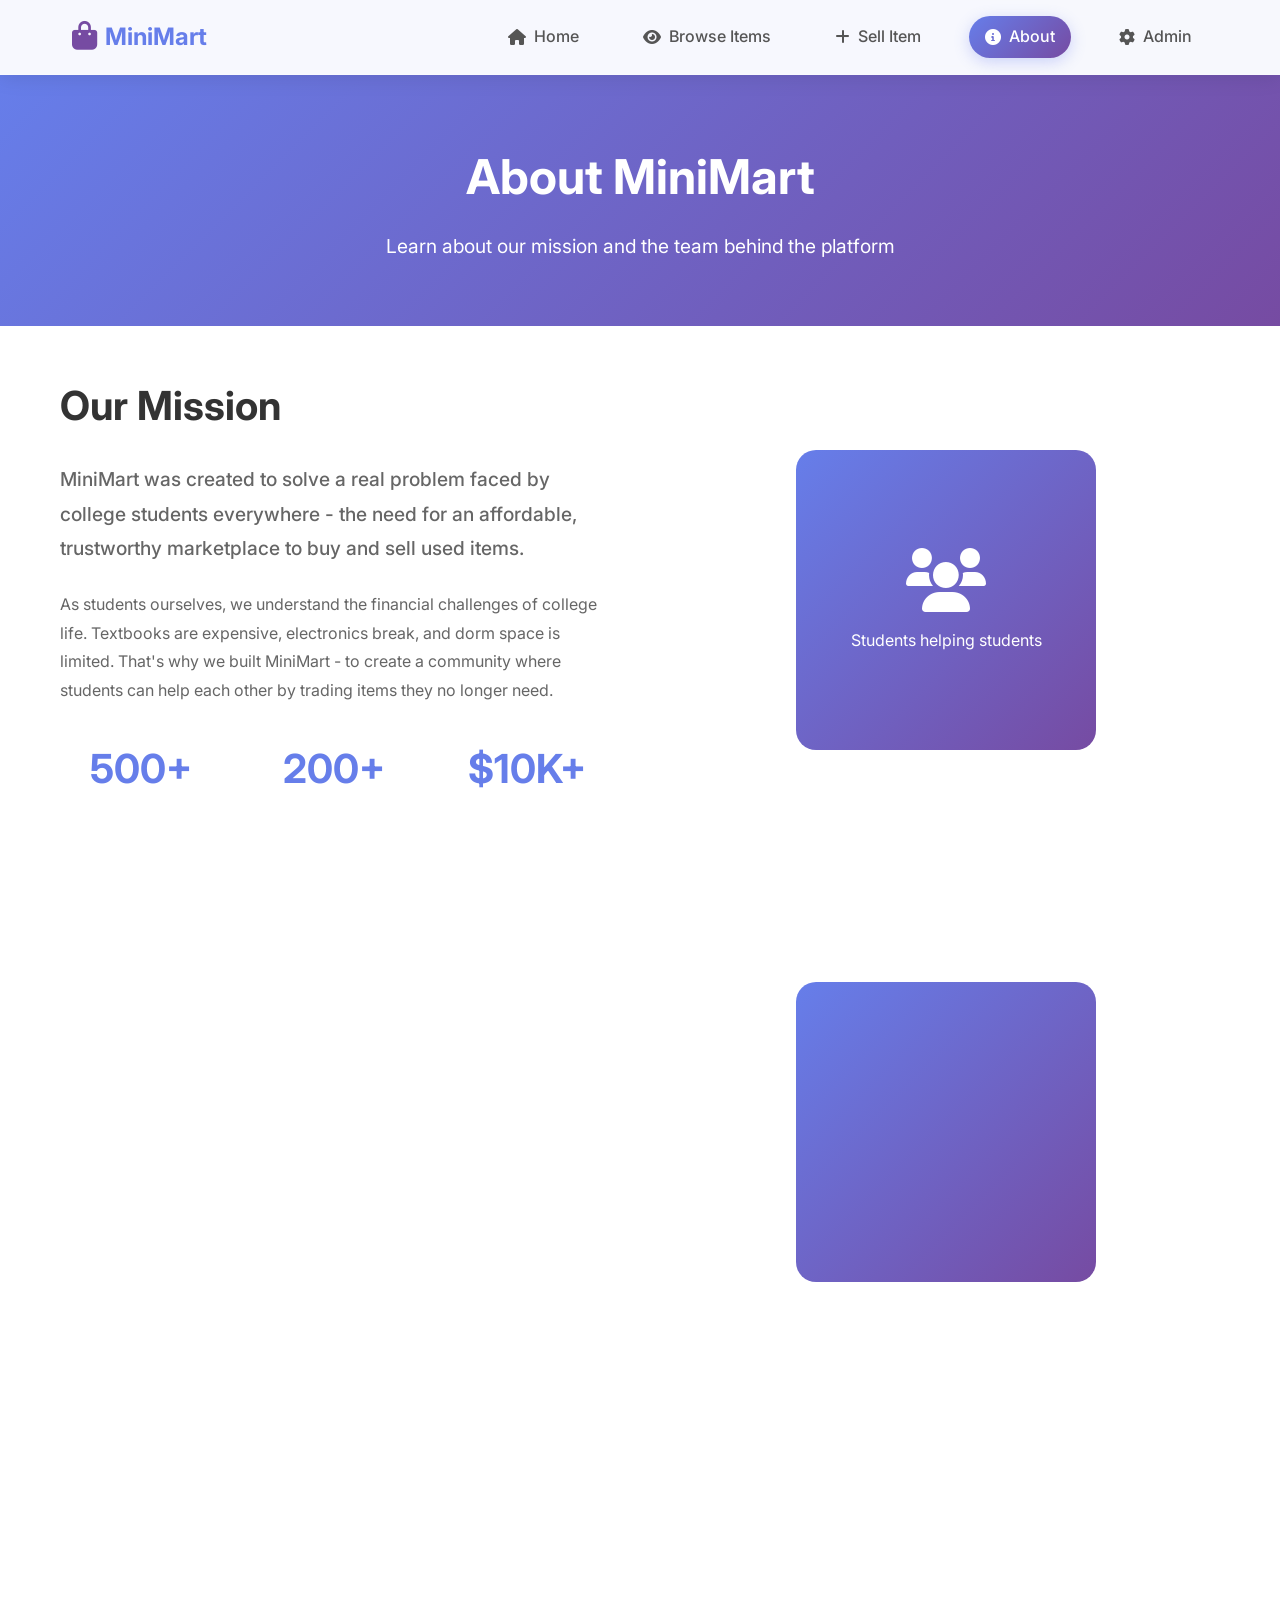
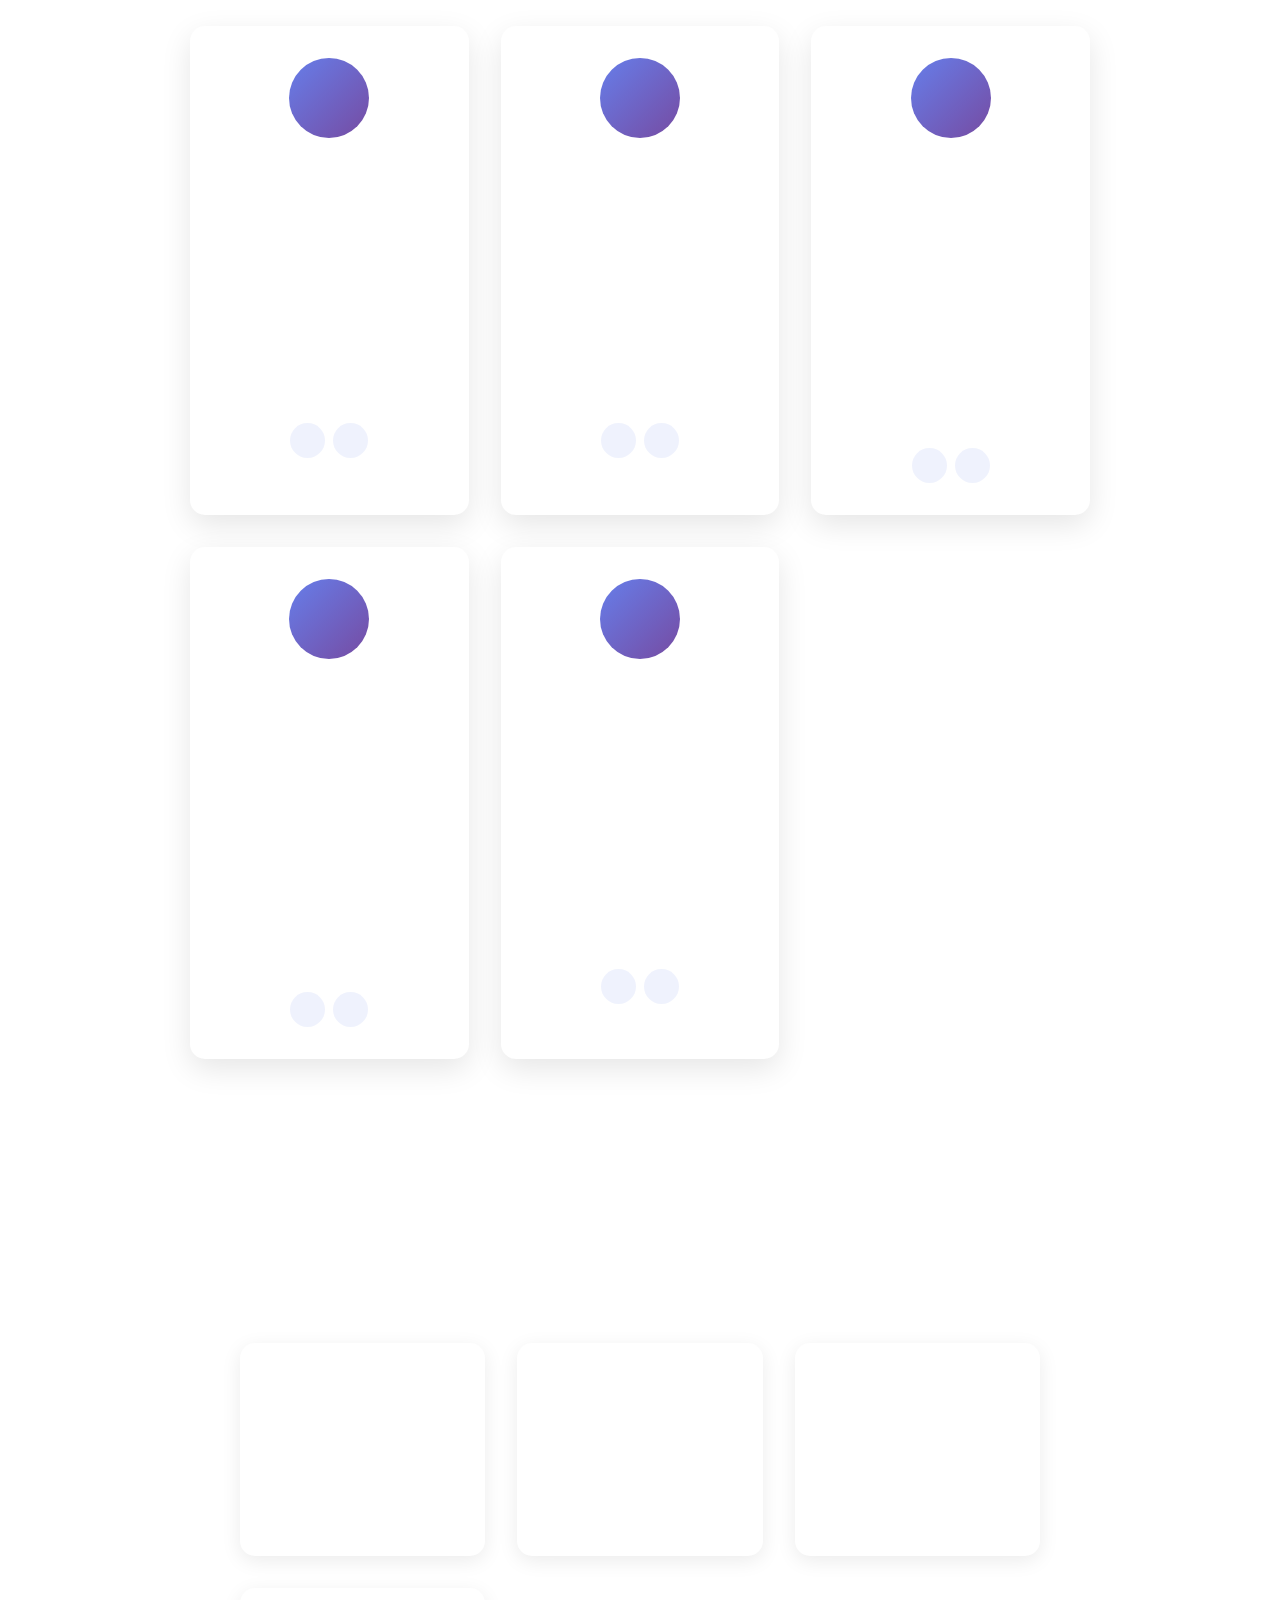
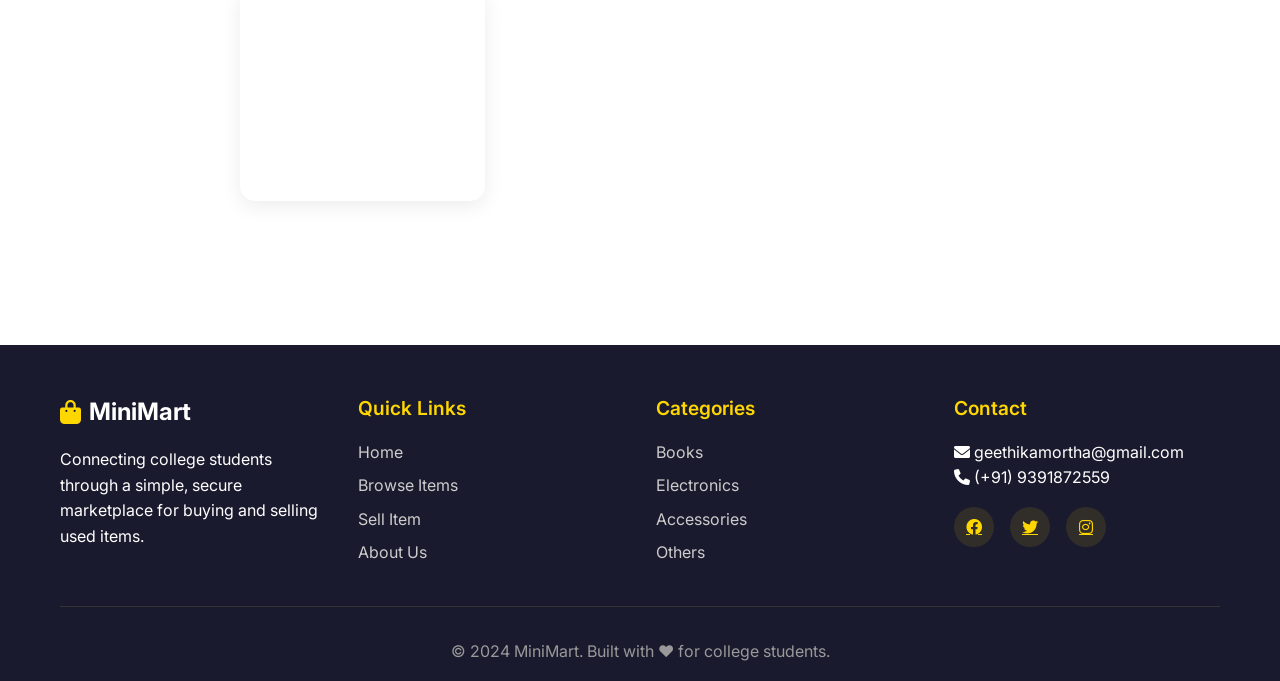
<file: about.html>
<!DOCTYPE html>
<html lang="en">
<head>
    <meta charset="UTF-8">
    <meta name="viewport" content="width=device-width, initial-scale=1.0">
    <title>About Us - MiniMart</title>
    <link rel="stylesheet" href="css/style.css">
    <link href="https://cdnjs.cloudflare.com/ajax/libs/font-awesome/6.0.0/css/all.min.css" rel="stylesheet">
    <link href="https://fonts.googleapis.com/css2?family=Inter:wght@300;400;500;600;700&display=swap" rel="stylesheet">
    
    <!-- AOS CSS -->
<link href="https://unpkg.com/aos@2.3.1/dist/aos.css" rel="stylesheet">
</head>
<body>
    <!-- Navigation -->
    <nav class="navbar">
        <div class="nav-container">
            <div class="nav-logo">
                <i class="fas fa-shopping-bag"></i>
                <span>MiniMart</span>
            </div>
            <div class="nav-menu" id="nav-menu">
                <a href="index.html" class="nav-link">
                    <i class="fas fa-home"></i>
                    Home
                </a>
                <a href="viewitems.html" class="nav-link">
                    <i class="fas fa-eye"></i>
                    Browse Items
                </a>
                <a href="postitem.html" class="nav-link">
                    <i class="fas fa-plus"></i>
                    Sell Item
                </a>
                <a href="about.html" class="nav-link active">
                    <i class="fas fa-info-circle"></i>
                    About
                </a>
                <a href="admin.html" class="nav-link">
                    <i class="fas fa-cog"></i>
                    Admin
                </a>
            </div>
            <div class="nav-toggle" id="nav-toggle">
                <span class="bar"></span>
                <span class="bar"></span>
                <span class="bar"></span>
            </div>
        </div>
    </nav>

    <!-- Page Header -->
    <section class="page-header">
        <div class="container">
            <h1 data-aos="fade-up">About MiniMart</h1>
            <p data-aos="fade-up">Learn about our mission and the team behind the platform</p>
        </div>
    </section>

    <!-- About Content -->
    <section class="about-content">
        <div class="container">
            <!-- Mission Section -->
            <div class="about-section">
                <div class="about-text">
                    <h2 data-aos="fade-up">Our Mission</h2>
                    <p class="lead" data-aos="fade-up">
                        MiniMart was created to solve a real problem faced by college students everywhere - 
                        the need for an affordable, trustworthy marketplace to buy and sell used items.
                    </p>
                    <p data-aos="fade-up">
                        As students ourselves, we understand the financial challenges of college life. 
                        Textbooks are expensive, electronics break, and dorm space is limited. 
                        That's why we built MiniMart - to create a community where students can help each other 
                        by trading items they no longer need.
                    </p>
                    <div class="mission-stats">
                        <div class="stat">
                            <div class="stat-number" data-aos="fade-up">500+</div>
                            <div class="stat-label" data-aos="fade-up">Items Listed</div>
                        </div>
                        <div class="stat">
                            <div class="stat-number" data-aos="fade-up">200+</div>
                            <div class="stat-label" data-aos="fade-up">Happy Students</div>
                        </div>
                        <div class="stat">
                            <div class="stat-number" data-aos="fade-up">$10K+</div>
                            <div class="stat-label" data-aos="fade-up">Money Saved</div>
                        </div>
                    </div>
                </div>
                <div class="about-image">
                    <div class="image-placeholder">
                        <i class="fas fa-users" data-aos="fade-up"></i>
                        <p data-aos="fade-up">Students helping students</p>
                    </div>
                </div>
            </div>

            <!-- Features Section -->
            <div class="about-section reverse">
                <div class="about-image">
                    <div class="image-placeholder">
                        <i class="fas fa-shield-alt" data-aos="fade-up"></i>
                        <p data-aos="fade-up">Safe & Secure Trading</p>
                    </div>
                </div>
                <div class="about-text">
                    <h2 data-aos="fade-up">Why MiniMart?</h2>
                    <div class="feature-list">
                        <div class="feature-item">
                            <i class="fas fa-check-circle" data-aos="fade-up"></i>
                            <div>
                                <h4 data-aos="fade-up">Student-Focused</h4>
                                <p data-aos="fade-up">Built specifically for college students, by college students</p>
                            </div>
                        </div>
                        <div class="feature-item">
                            <i class="fas fa-check-circle" data-aos="fade-up"></i>
                            <div>
                                <h4 data-aos="fade-up">Easy to Use</h4>
                                <p data-aos="fade-up">Simple interface that anyone can navigate without confusion</p>
                            </div>
                        </div>
                        <div class="feature-item">
                            <i class="fas fa-check-circle" data-aos="fade-up"></i>
                            <div>
                                <h4 data-aos="fade-up">No Hidden Fees</h4>
                                <p data-aos="fade-up">Completely free to use - no listing fees or transaction charges</p>
                            </div>
                        </div>
                        <div class="feature-item">
                            <i class="fas fa-check-circle" data-aos="fade-up"></i>
                            <div>
                                <h4 data-aos="fade-up">Local Community</h4>
                                <p data-aos="fade-up">Connect with students in your college for easy meetups</p>
                            </div>
                        </div>
                    </div>
                </div>
            </div>

            <!-- Team Section -->
            <div class="team-section">
                <h2 class="section-title" data-aos="fade-up">Meet Our Team</h2>
                <p class="section-subtitle" data-aos="fade-up">
                    We're a group of passionate students who believe in the power of community and technology
                </p>
                <div class="team-grid">
                    <div class="team-member">
                        <div class="member-avatar">
                            <i class="fas fa-user" data-aos="fade-up"></i>
                        </div>
                        <h3 data-aos="fade-up">Sarika Ch</h3>
                        <p class="member-role" data-aos="fade-up">Lead Developer</p>
                        <p class="member-bio" data-aos="fade-up">A Computer Science student who led the project from idea to execution and focused on building the structure of the website and ensuring smooth user interaction using HTML, CSS, and JavaScript.</p>
                        <div class="member-social">
                            <a href="https://www.linkedin.com/in/sarika-chikali-64967833b"><i class="fab fa-linkedin" data-aos="fade-up"></i></a>
                            <a href="https://github.com/Sarika-Chikali/"><i class="fab fa-github" data-aos="fade-up"></i></a>
                        </div>
                    </div>
                    
                    <div class="team-member">
                        <div class="member-avatar">
                            <i class="fas fa-user" data-aos="fade-up"></i>
                        </div>
                        <h3 data-aos="fade-up">Anjali K</h3>
                        <p class="member-role" data-aos="fade-up">UI/UX Designer</p>
                        <p class="member-bio" data-aos="fade-up">Anjali is the creative mind behind MiniMart's clean and user-friendly interface. She worked on making the design appealing, easy to navigate, and mobile responsive — perfect for student users</p>
                        <div class="member-social">
                            <a href="https://www.linkedin.com/in/kota-anjali-bb056a348"><i class="fab fa-linkedin" data-aos="fade-up"></i></a>
                            <a href="https://github.com/Anjali-Kota"><i class="fab fa-github" data-aos="fade-up"></i></a>
                        </div>
                    </div>
                    
                    <div class="team-member">
                        <div class="member-avatar">
                            <i class="fas fa-user" data-aos="fade-up"></i>
                        </div>
                        <h3 data-aos="fade-up">Geethika M</h3>
                        <p class="member-role" data-aos="fade-up">LocalStorage & Data Handling Developer</p>
                        <p class="member-bio" data-aos="fade-up">Geethika handled the logic and functionality using JavaScript and LocalStorage. She made sure all the user data like item listings are saved, retrieved, and displayed correctly across the website.</p>
                        <div class="member-social">
                            <a href="https://www.linkedin.com/in/geethika-mortha-22aa7835b?utm_source=share&utm_campaign=share_via&utm_content=profile&utm_medium=android_app"><i class="fab fa-linkedin" data-aos="fade-up"></i></a>
                            <a href="https://github.com/Geethika-Mortha"><i class="fab fa-github" data-aos="fade-up"></i></a>
                        </div>
                    </div>

                    <div class="team-member">
                        <div class="member-avatar">
                            <i class="fas fa-user" data-aos="fade-up"></i>
                        </div>
                        <h3 data-aos="fade-up">Lakshmi Anusha M</h3>
                        <p class="member-role" data-aos="fade-up">Content & Presentation Lead</p>
                        <p class="member-bio" data-aos="fade-up">Anusha worked on writing clear and engaging content for the platform, including form instructions and the pitch. She also structured the team’s final presentation to effectively communicate the value of MiniMart.</p>
                        <div class="member-social">
                            <a href="https://www.linkedin.com/in/lakshmi-anusha-meegada-989683356"><i class="fab fa-linkedin" data-aos="fade-up"></i></a>
                            <a href="https://github.com/Lakshmi-Anusha-Meegada"><i class="fab fa-github" data-aos="fade-up"></i></a>
                        </div>
                    </div>

                    <div class="team-member">
                        <div class="member-avatar">
                            <i class="fas fa-user" data-aos="fade-up"></i>
                        </div>
                        <h3 data-aos="fade-up">Geetha M</h3>
                        <p class="member-role" data-aos="fade-up">Research & Testing Coordinator</p>
                        <p class="member-bio" data-aos="fade-up">Geetha validated the idea through peer feedback and ensured everything worked as expected. She tested all user flows and helped refine the UI based on real student feedback for a smoother experience.</p>
                        <div class="member-social">
                            <a href="https://www.linkedin.com/in/geetha-mortha-59996232a"><i class="fab fa-linkedin" data-aos="fade-up"></i></a>
                            <a href="https://github.com/Geetha-Mortha-777"><i class="fab fa-github" data-aos="fade-up"></i></a>
                        </div>
                    </div>

                </div>
            </div>

            <!-- Technology Section -->
            <div class="tech-section">
                <h2 class="section-title" data-aos="fade-up">Built with Modern Technology</h2>
                <p class="section-subtitle" data-aos="fade-up">
                    Simple yet powerful technologies that ensure a smooth experience
                </p>
                <div class="tech-grid">
                    <div class="tech-item">
                        <i class="fab fa-html5" data-aos="fade-up"></i>
                        <h4 data-aos="fade-up">HTML5</h4>
                        <p data-aos="fade-up">Semantic markup for better accessibility</p>
                    </div>
                    <div class="tech-item">
                        <i class="fab fa-css3-alt" data-aos="fade-up"></i>
                        <h4 data-aos="fade-up">CSS3</h4>
                        <p data-aos="fade-up">Modern styling with responsive design</p>
                    </div>
                    <div class="tech-item">
                        <i class="fab fa-js-square" data-aos="fade-up"></i>
                        <h4 data-aos="fade-up">JavaScript</h4>
                        <p data-aos="fade-up">Interactive features and data management</p>
                    </div>
                    <div class="tech-item">
                        <i class="fas fa-database" data-aos="fade-up"></i>
                        <h4 data-aos="fade-up">LocalStorage</h4>
                        <p data-aos="fade-up">Client-side data persistence</p>
                    </div>
                </div>
            </div>

        </div>
    </section>

     <!-- Footer -->
    <footer class="footer">
        <div class="container">
            <div class="footer-content">
                <div class="footer-section">
                    <div class="footer-logo">
                        <i class="fas fa-shopping-bag"></i>
                        <span>MiniMart</span>
                    </div>
                    <p>Connecting college students through a simple, secure marketplace for buying and selling used items.</p>
                </div>
                <div class="footer-section">
                    <h3>Quick Links</h3>
                    <ul>
                        <li><a href="index.html">Home</a></li>
                        <li><a href="viewitems.html">Browse Items</a></li>
                        <li><a href="postitem.html">Sell Item</a></li>
                        <li><a href="about.html">About Us</a></li>
                    </ul>
                </div>
                <div class="footer-section">
                    <h3>Categories</h3>
                    <ul>
                        <li><a href="viewitems.html?category=Books">Books</a></li>
                        <li><a href="viewitems.html?category=Electronics">Electronics</a></li>
                        <li><a href="viewitems.html?category=Accessories">Accessories</a></li>
                        <li><a href="viewitems.html?category=Others">Others</a></li>
                    </ul>
                </div>
                <div class="footer-section">
                    <h3>Contact</h3>
                    <p><i class="fas fa-envelope"></i> geethikamortha@gmail.com </p>
                    <p><i class="fas fa-phone"></i> (+91) 9391872559</p>
                    <div class="social-links">
                        <a href="#"><i class="fab fa-facebook"></i></a>
                        <a href="#"><i class="fab fa-twitter"></i></a>
                        <a href="#"><i class="fab fa-instagram"></i></a>
                    </div>
                </div>
            </div>
            <div class="footer-bottom">
                <p>&copy; 2024 MiniMart. Built with ❤️ for college students.</p>
            </div>
        </div>
    </footer>

    <!-- AOS JS -->
<script src="https://unpkg.com/aos@2.3.1/dist/aos.js"></script>
<script>
  AOS.init();
</script>
    <script src="js/main.js"></script>
</body>
</html>
</file>
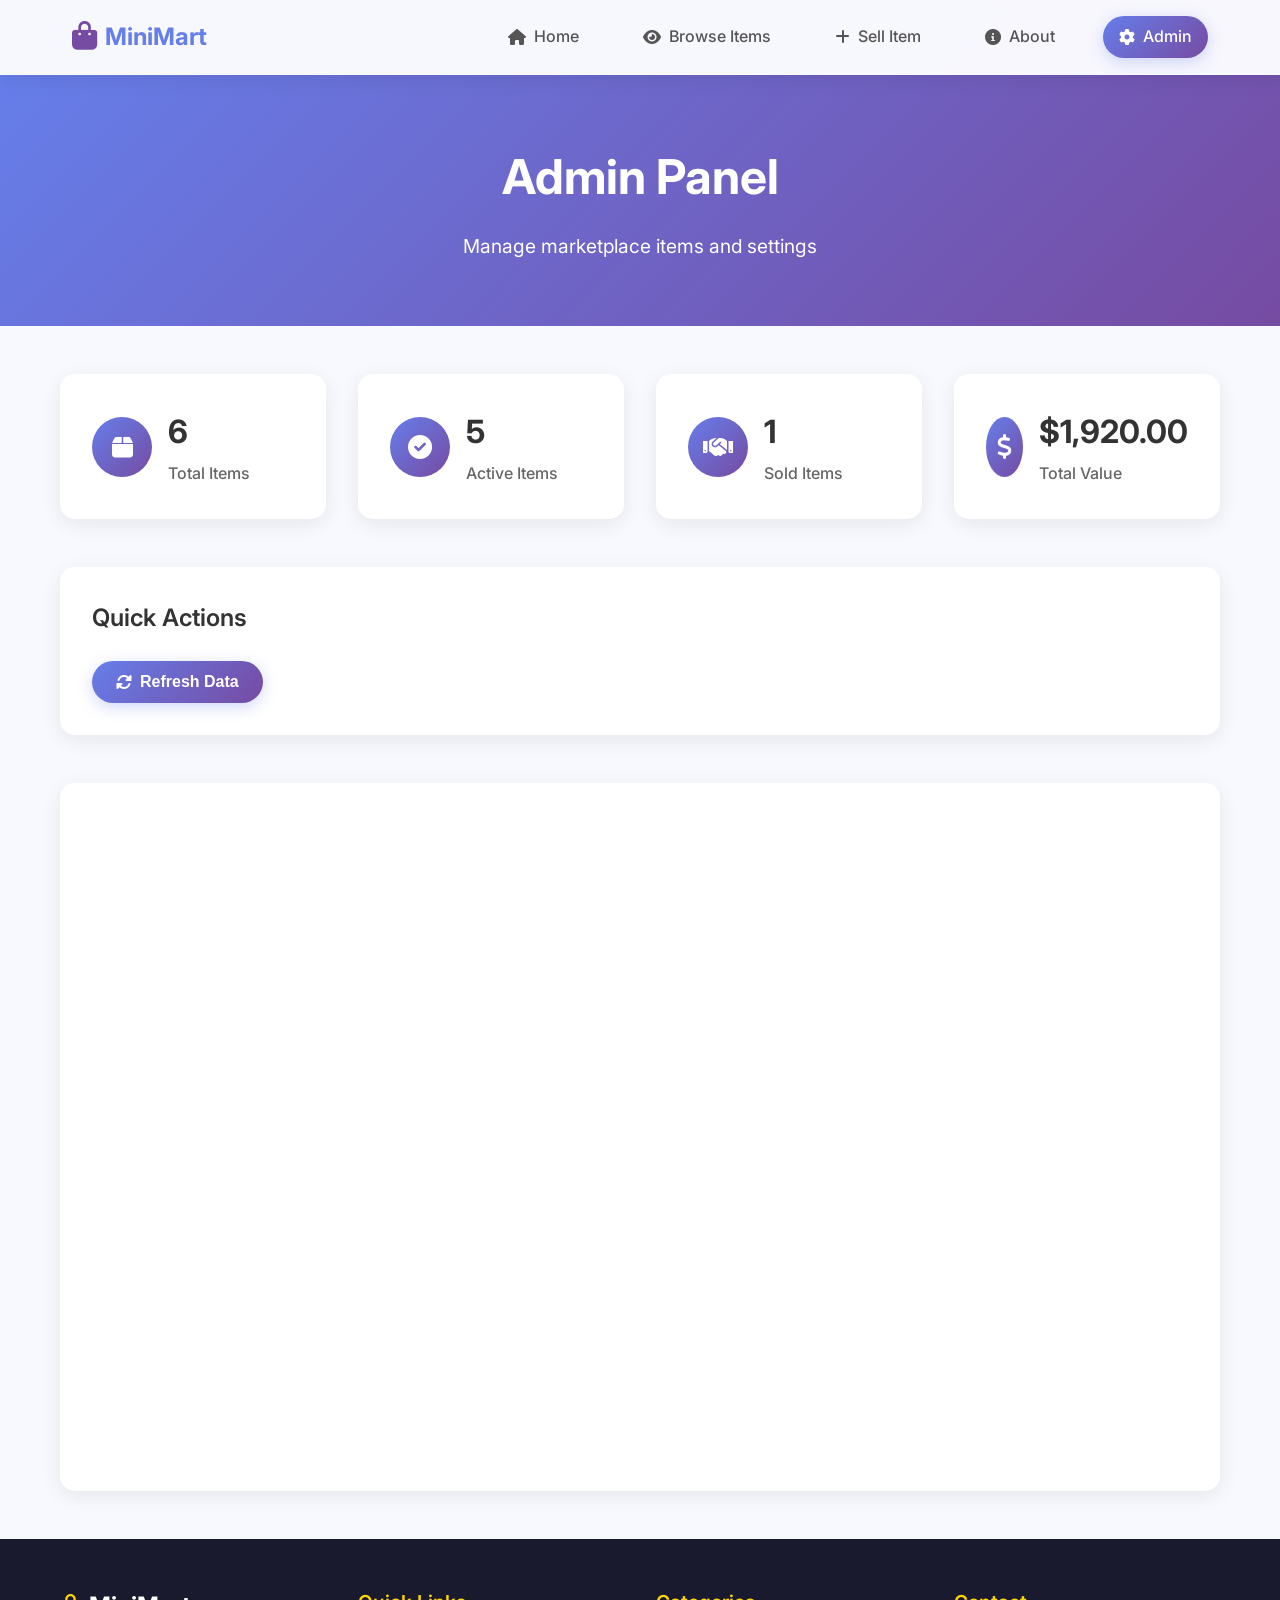
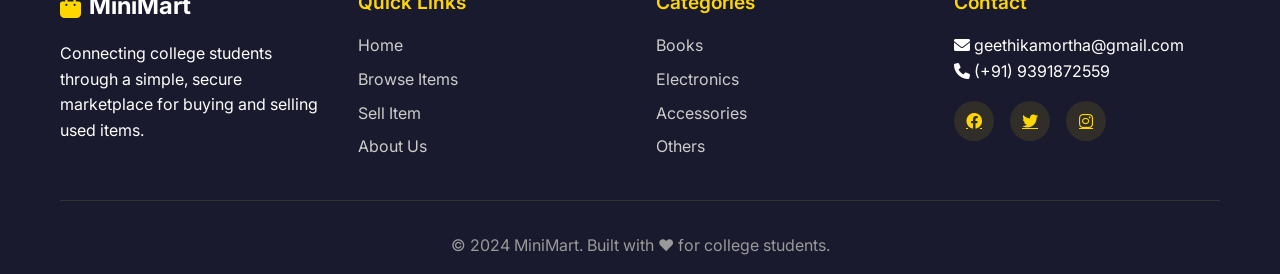
<file: admin.html>
<!DOCTYPE html>
<html lang="en">
<head>
    <meta charset="UTF-8">
    <meta name="viewport" content="width=device-width, initial-scale=1.0">
    <title>Admin Panel - MiniMart</title>
    <link rel="stylesheet" href="css/style.css">
    <link href="https://cdnjs.cloudflare.com/ajax/libs/font-awesome/6.0.0/css/all.min.css" rel="stylesheet">
    <link href="https://fonts.googleapis.com/css2?family=Inter:wght@300;400;500;600;700&display=swap" rel="stylesheet">
      <!-- AOS CSS -->
<link href="https://unpkg.com/aos@2.3.1/dist/aos.css" rel="stylesheet">
</head>
<body>
    <!-- Navigation -->
    <nav class="navbar">
        <div class="nav-container">
            <div class="nav-logo">
                <i class="fas fa-shopping-bag"></i>
                <span>MiniMart</span>
            </div>
            <div class="nav-menu" id="nav-menu">
                <a href="index.html" class="nav-link">
                    <i class="fas fa-home"></i>
                    Home
                </a>
                <a href="viewitems.html" class="nav-link">
                    <i class="fas fa-eye"></i>
                    Browse Items
                </a>
                <a href="postitem.html" class="nav-link">
                    <i class="fas fa-plus"></i>
                    Sell Item
                </a>
                <a href="about.html" class="nav-link">
                    <i class="fas fa-info-circle"></i>
                    About
                </a>
                <a href="admin.html" class="nav-link active">
                    <i class="fas fa-cog"></i>
                    Admin
                </a>
            </div>
            <div class="nav-toggle" id="nav-toggle">
                <span class="bar"></span>
                <span class="bar"></span>
                <span class="bar"></span>
            </div>
        </div>
    </nav>

    <!-- Page Header -->
    <section class="page-header">
        <div class="container">
            <h1 data-aos="fade-up">Admin Panel</h1>
            <p data-aos="fade-up">Manage marketplace items and settings</p>
        </div>
    </section>

    <!-- Admin Dashboard -->
    <section class="admin-section">
        <div class="container">
            <!-- Stats Cards -->
            <div class="admin-stats">
                <div class="stat-card">
                    <div class="stat-icon">
                        <i class="fas fa-box" data-aos="fade-up"></i>
                    </div>
                    <div class="stat-info">
                        <h3 id="total-items" data-aos="fade-up">0</h3>
                        <p data-aos="fade-up">Total Items</p>
                    </div>
                </div>
                
                <div class="stat-card">
                    <div class="stat-icon">
                        <i class="fas fa-check-circle" data-aos="fade-up"></i>
                    </div>
                    <div class="stat-info">
                        <h3 id="active-items" data-aos="fade-up">0</h3>
                        <p data-aos="fade-up">Active Items</p>
                    </div>
                </div>
                
                <div class="stat-card">
                    <div class="stat-icon">
                        <i class="fas fa-handshake" data-aos="fade-up"></i>
                    </div>
                    <div class="stat-info">
                        <h3 id="sold-items" data-aos="fade-up">0</h3>
                        <p data-aos="fade-up">Sold Items</p>
                    </div>
                </div>
                
                <div class="stat-card">
                    <div class="stat-icon">
                        <i class="fas fa-dollar-sign" data-aos="fade-up"></i>
                    </div>
                    <div class="stat-info">
                        <h3 id="total-value" data-aos="fade-up">$0</h3>
                        <p data-aos="fade-up">Total Value</p>
                    </div>
                </div>
            </div>

            <!-- Admin Actions -->
            <div class="admin-actions">
                <h2 data-aos="fade-up">Quick Actions</h2>
                <div class="action-buttons">
                    <button class="btn btn-primary" onclick="refreshData()" data-aos="fade-up">
                        <i class="fas fa-sync-alt" data-aos="fade-up"></i>
                        Refresh Data
                    </button>
                </div>
            </div>

            <!-- Items Management -->
            <div class="admin-items">
                <div class="section-header">
                    <h2 data-aos="fade-up">Manage Items</h2>
                    <div class="admin-filters">
                        <select id="admin-filter" onchange="filterAdminItems()" data-aos="fade-up">
                            <option value="all">All Items</option>
                            <option value="active">Active Only</option>
                            <option value="sold">Sold Only</option>
                        </select>
                        <input type="text" id="admin-search" placeholder="Search items..." onkeyup="searchAdminItems()" data-aos="fade-up">
                    </div>
                </div>
                
                <div class="admin-table-container">
                    <table class="admin-table" data-aos="fade-up">
                        <thead>
                            <tr>
                                <th data-aos="fade-up">Item</th>
                                <th data-aos="fade-up">Category</th>
                                <th data-aos="fade-up">Price</th>
                                <th data-aos="fade-up">Status</th>
                                <th data-aos="fade-up">Date Posted</th>
                                <th data-aos="fade-up">Actions</th>
                            </tr>
                        </thead>
                        <tbody id="admin-items-table">
                            <!-- Items will be loaded here -->
                        </tbody>
                    </table>
                </div>
                
                <div class="no-items" id="admin-no-items" style="display: none;">
                    <i class="fas fa-inbox" data-aos="fade-up"></i>
                    <h3 data-aos="fade-up">No items found</h3>
                    <p data-aos="fade-up">No items match your current filter criteria.</p>
                </div>
            </div>
        </div>
    </section>

     <!-- Footer -->
    <footer class="footer">
        <div class="container">
            <div class="footer-content">
                <div class="footer-section">
                    <div class="footer-logo">
                        <i class="fas fa-shopping-bag"></i>
                        <span>MiniMart</span>
                    </div>
                    <p>Connecting college students through a simple, secure marketplace for buying and selling used items.</p>
                </div>
                <div class="footer-section">
                    <h3>Quick Links</h3>
                    <ul>
                        <li><a href="index.html">Home</a></li>
                        <li><a href="viewitems.html">Browse Items</a></li>
                        <li><a href="postitem.html">Sell Item</a></li>
                        <li><a href="about.html">About Us</a></li>
                    </ul>
                </div>
                <div class="footer-section">
                    <h3>Categories</h3>
                    <ul>
                        <li><a href="viewitems.html?category=Books">Books</a></li>
                        <li><a href="viewitems.html?category=Electronics">Electronics</a></li>
                        <li><a href="viewitems.html?category=Accessories">Accessories</a></li>
                        <li><a href="viewitems.html?category=Others">Others</a></li>
                    </ul>
                </div>
                <div class="footer-section">
                    <h3>Contact</h3>
                    <p><i class="fas fa-envelope"></i> geethikamortha@gmail.com </p>
                    <p><i class="fas fa-phone"></i> (+91) 9391872559</p>
                    <div class="social-links">
                        <a href="#"><i class="fab fa-facebook"></i></a>
                        <a href="#"><i class="fab fa-twitter"></i></a>
                        <a href="#"><i class="fab fa-instagram"></i></a>
                    </div>
                </div>
            </div>
            <div class="footer-bottom">
                <p>&copy; 2024 MiniMart. Built with ❤️ for college students.</p>
            </div>
        </div>
    </footer>

    <!-- Confirmation Modal -->
    <div class="modal" id="confirm-modal">
        <div class="modal-content">
            <div class="modal-header">
                <h2 id="confirm-title">Confirm Action</h2>
                <span class="close" onclick="closeConfirmModal()">&times;</span>
            </div>
            <div class="modal-body">
                <p id="confirm-message">Are you sure you want to perform this action?</p>
                <div class="modal-actions">
                    <button class="btn btn-outline" onclick="closeConfirmModal()">Cancel</button>
                    <button class="btn btn-danger" id="confirm-button" onclick="confirmAction()">Confirm</button>
                </div>
            </div>
        </div>
    </div>

    <!-- AOS JS -->
<script src="https://unpkg.com/aos@2.3.1/dist/aos.js"></script>
<script>
  AOS.init();
</script>
    <script src="js/main.js"></script>
    <script src="js/admin.js"></script>
</body>
</html>
</file>
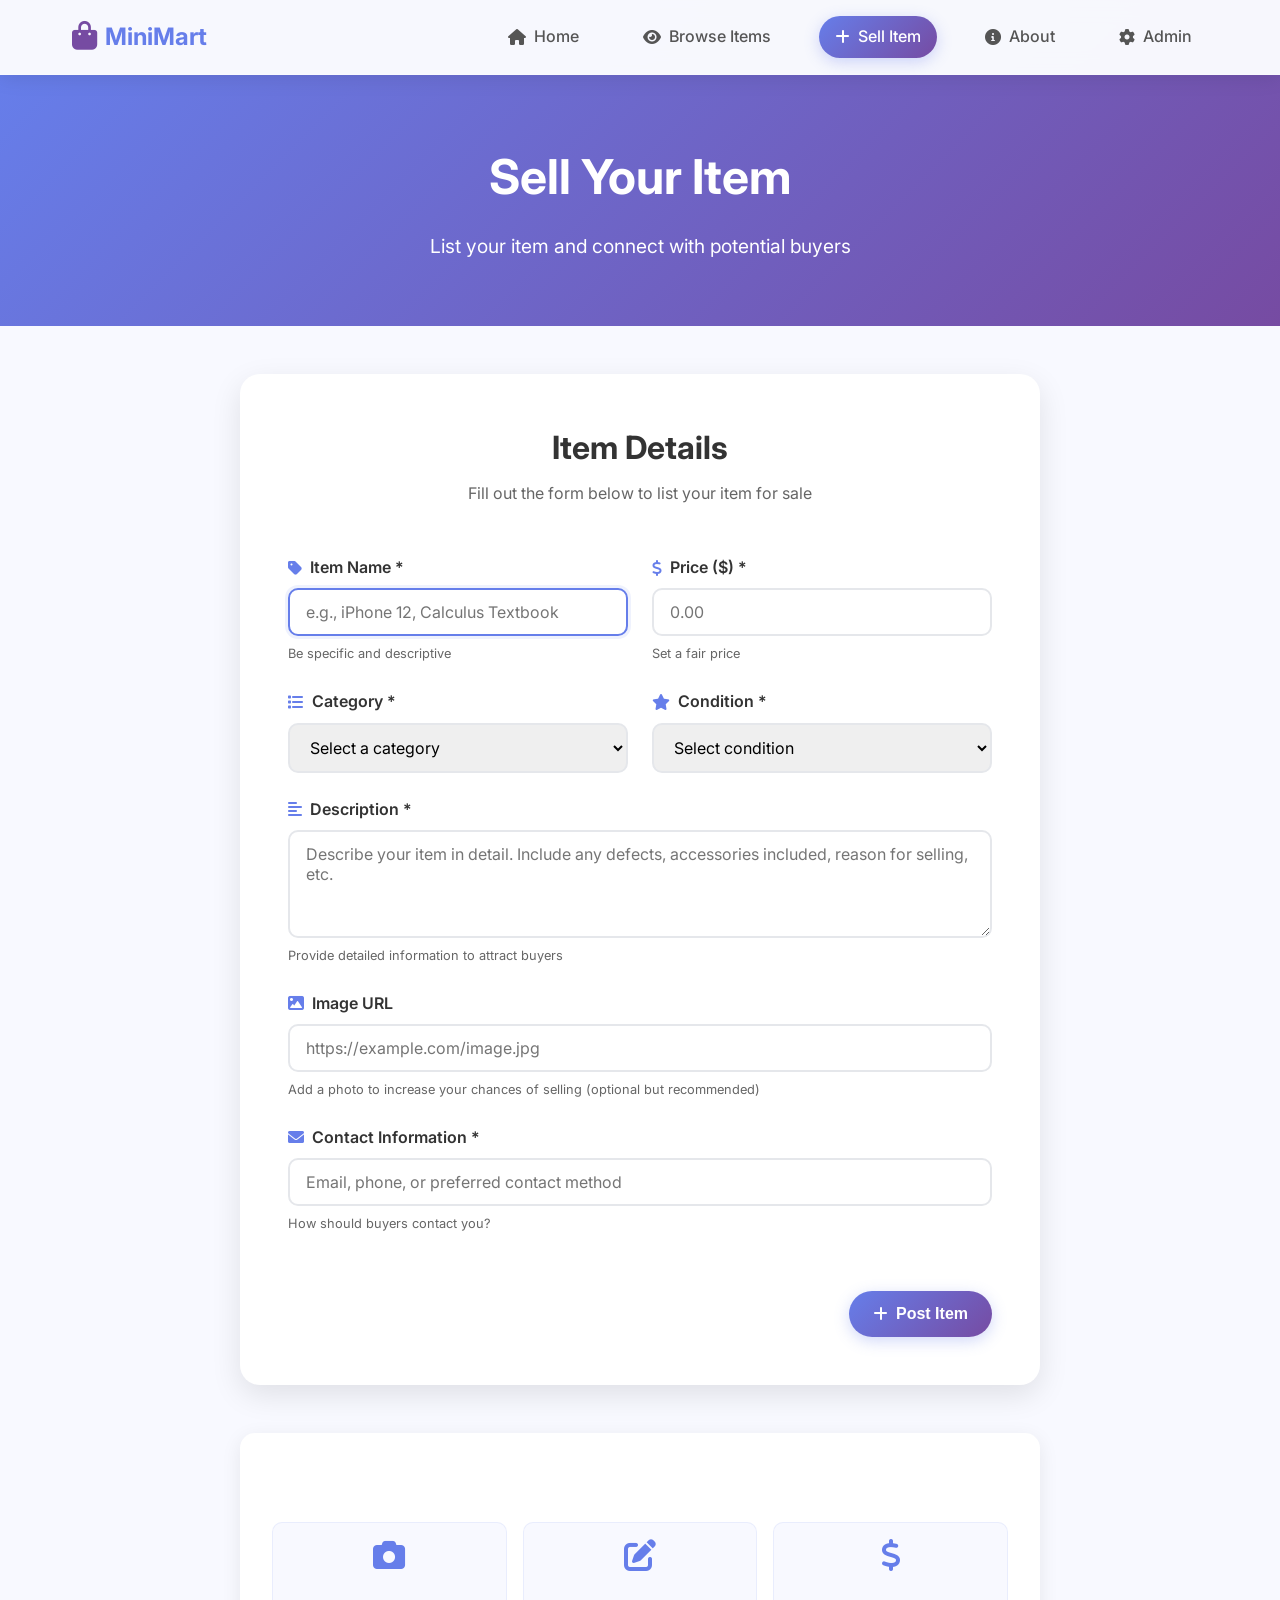
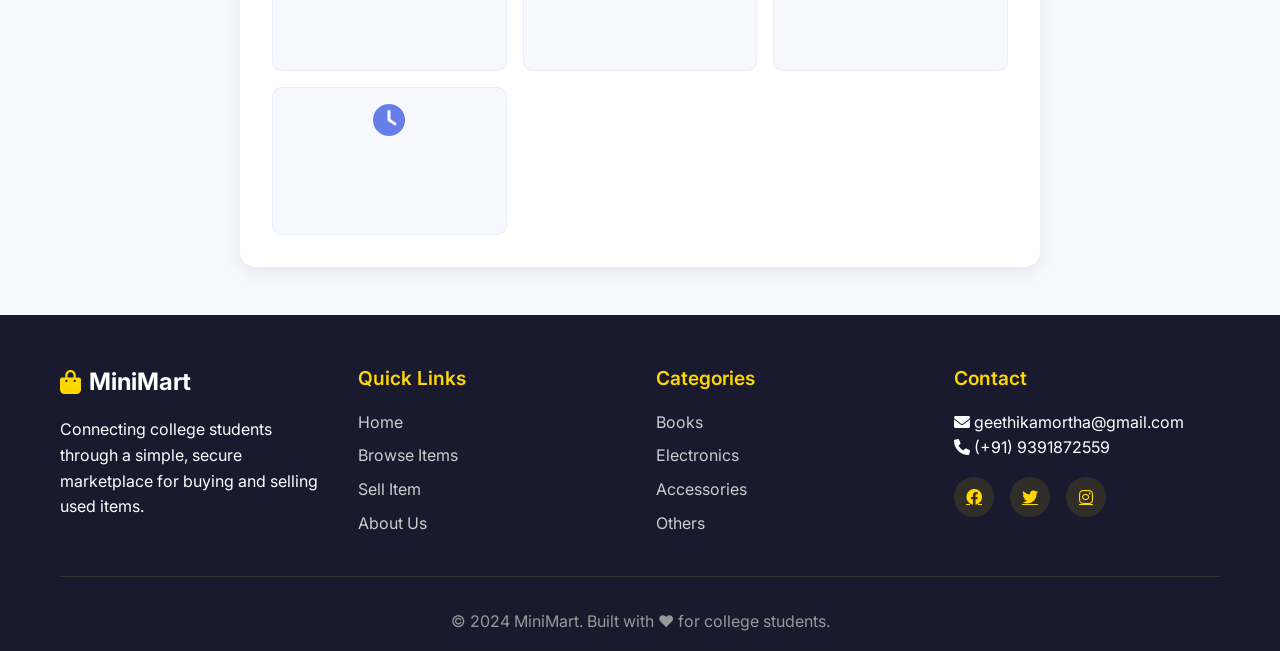
<file: postitem.html>
<!DOCTYPE html>
<html lang="en">
<head>
    <meta charset="UTF-8">
    <meta name="viewport" content="width=device-width, initial-scale=1.0">
    <title>Sell Item - MiniMart</title>
    <link rel="stylesheet" href="css/style.css">
    <link href="https://cdnjs.cloudflare.com/ajax/libs/font-awesome/6.0.0/css/all.min.css" rel="stylesheet">
    <link href="https://fonts.googleapis.com/css2?family=Inter:wght@300;400;500;600;700&display=swap" rel="stylesheet">
      <!-- AOS CSS -->
<link href="https://unpkg.com/aos@2.3.1/dist/aos.css" rel="stylesheet">
</head>
<body>
    <!-- Navigation -->
    <nav class="navbar">
        <div class="nav-container">
            <div class="nav-logo">
                <i class="fas fa-shopping-bag"></i>
                <span>MiniMart</span>
            </div>
            <div class="nav-menu" id="nav-menu">
                <a href="index.html" class="nav-link">
                    <i class="fas fa-home"></i>
                    Home
                </a>
                <a href="viewitems.html" class="nav-link">
                    <i class="fas fa-eye"></i>
                    Browse Items
                </a>
                <a href="postitem.html" class="nav-link active">
                    <i class="fas fa-plus"></i>
                    Sell Item
                </a>
                <a href="about.html" class="nav-link">
                    <i class="fas fa-info-circle"></i>
                    About
                </a>
                <a href="admin.html" class="nav-link">
                    <i class="fas fa-cog"></i>
                    Admin
                </a>
            </div>
            <div class="nav-toggle" id="nav-toggle">
                <span class="bar"></span>
                <span class="bar"></span>
                <span class="bar"></span>
            </div>
        </div>
    </nav>

    <!-- Page Header -->
    <section class="page-header">
        <div class="container">
            <h1 data-aos="fade-up">Sell Your Item</h1>
            <p data-aos="fade-up">List your item and connect with potential buyers</p>
        </div>
    </section>

    <!-- Post Item Form -->
    <section class="post-item-section">
        <div class="container">
            <div class="form-container">
                <div class="form-header">
                    <h2 data-aos="fade-up">Item Details</h2>
                    <p data-aos="fade-up">Fill out the form below to list your item for sale</p>
                </div>
                
                <form id="post-item-form" class="post-item-form">
                    <div class="form-row">
                        <div class="form-group">
                            <label for="item-name">
                                <i class="fas fa-tag"></i>
                                Item Name *
                            </label>
                            <input type="text" id="item-name" name="name" required 
                                   placeholder="e.g., iPhone 12, Calculus Textbook">
                            <small>Be specific and descriptive</small>
                        </div>
                        
                        <div class="form-group">
                            <label for="item-price">
                                <i class="fas fa-dollar-sign"></i>
                                Price ($) *
                            </label>
                            <input type="number" id="item-price" name="price" required 
                                   min="0" step="0.01" placeholder="0.00">
                            <small>Set a fair price</small>
                        </div>
                    </div>
                    
                    <div class="form-row">
                        <div class="form-group">
                            <label for="item-category">
                                <i class="fas fa-list"></i>
                                Category *
                            </label>
                            <select id="item-category" name="category" required>
                                <option value="">Select a category</option>
                                <option value="Books">Books</option>
                                <option value="Electronics">Electronics</option>
                                <option value="Accessories">Accessories</option>
                                <option value="Others">Others</option>
                            </select>
                        </div>
                        
                        <div class="form-group">
                            <label for="item-condition">
                                <i class="fas fa-star"></i>
                                Condition *
                            </label>
                            <select id="item-condition" name="condition" required>
                                <option value="">Select condition</option>
                                <option value="New">New</option>
                                <option value="Like New">Like New</option>
                                <option value="Good">Good</option>
                                <option value="Fair">Fair</option>
                                <option value="Poor">Poor</option>
                            </select>
                        </div>
                    </div>
                    
                    <div class="form-group">
                        <label for="item-description">
                            <i class="fas fa-align-left"></i>
                            Description *
                        </label>
                        <textarea id="item-description" name="description" required 
                                  rows="4" placeholder="Describe your item in detail. Include any defects, accessories included, reason for selling, etc."></textarea>
                        <small>Provide detailed information to attract buyers</small>
                    </div>
                    
                    <div class="form-group">
                        <label for="item-image">
                            <i class="fas fa-image"></i>
                            Image URL
                        </label>
                        <input type="url" id="item-image" name="imageUrl" 
                               placeholder="https://example.com/image.jpg">
                        <small>Add a photo to increase your chances of selling (optional but recommended)</small>
                    </div>
                    
                    <div class="form-group">
                        <label for="seller-contact">
                            <i class="fas fa-envelope"></i>
                            Contact Information *
                        </label>
                        <input type="text" id="seller-contact" name="contact" required 
                               placeholder="Email, phone, or preferred contact method">
                        <small>How should buyers contact you?</small>
                    </div>
                    
                    <div class="form-actions">
                        <button type="button" class="btn btn-outline" onclick="resetForm()">
                            <i class="fas fa-undo"></i>
                            Reset Form
                        </button>
                        <button type="submit" class="btn btn-primary">
                            <i class="fas fa-plus"></i>
                            Post Item
                        </button>
                    </div>
                </form>
            </div>
            
            <!-- Tips Section -->
            <div class="tips-section">
                <h3 data-aos="fade-up"><i class="fas fa-lightbulb"></i> Tips for Better Sales</h3>
                <div class="tips-grid">
                    <div class="tip-card">
                        <i class="fas fa-camera"></i>
                        <h4 data-aos="fade-up">Add Photos</h4>
                        <p data-aos="fade-up"> Items with photos sell 3x faster than those without</p>
                    </div>
                    <div class="tip-card">
                        <i class="fas fa-edit"></i>
                        <h4 data-aos="fade-up">Write Details</h4>
                        <p data-aos="fade-up"> Be honest about condition and include all relevant details</p>
                    </div>
                    <div class="tip-card">
                        <i class="fas fa-dollar-sign"></i>
                        <h4 data-aos="fade-up">Fair Pricing</h4>
                        <p data-aos="fade-up">Research similar items to set competitive prices</p>
                    </div>
                    <div class="tip-card">
                        <i class="fas fa-clock"></i>
                        <h4 data-aos="fade-up">Quick Response</h4>
                        <p data-aos="fade-up">Respond to inquiries quickly to close deals faster</p>
                    </div>
                </div>
            </div>
        </div>
    </section>

     <!-- Footer -->
    <footer class="footer">
        <div class="container">
            <div class="footer-content">
                <div class="footer-section">
                    <div class="footer-logo">
                        <i class="fas fa-shopping-bag"></i>
                        <span>MiniMart</span>
                    </div>
                    <p>Connecting college students through a simple, secure marketplace for buying and selling used items.</p>
                </div>
                <div class="footer-section">
                    <h3>Quick Links</h3>
                    <ul>
                        <li><a href="index.html">Home</a></li>
                        <li><a href="viewitems.html">Browse Items</a></li>
                        <li><a href="postitem.html">Sell Item</a></li>
                        <li><a href="about.html">About Us</a></li>
                    </ul>
                </div>
                <div class="footer-section">
                    <h3>Categories</h3>
                    <ul>
                        <li><a href="viewitems.html?category=Books">Books</a></li>
                        <li><a href="viewitems.html?category=Electronics">Electronics</a></li>
                        <li><a href="viewitems.html?category=Accessories">Accessories</a></li>
                        <li><a href="viewitems.html?category=Others">Others</a></li>
                    </ul>
                </div>
                <div class="footer-section">
                    <h3>Contact</h3>
                    <p><i class="fas fa-envelope"></i> geethikamortha@gmail.com </p>
                    <p><i class="fas fa-phone"></i> (+91) 9391872559</p>
                    <div class="social-links">
                        <a href="#"><i class="fab fa-facebook"></i></a>
                        <a href="#"><i class="fab fa-twitter"></i></a>
                        <a href="#"><i class="fab fa-instagram"></i></a>
                    </div>
                </div>
            </div>
            <div class="footer-bottom">
                <p>&copy; 2024 MiniMart. Built with ❤️ for college students.</p>
            </div>
        </div>
    </footer>

    <!-- Success Modal -->
    <div class="modal" id="success-modal">
        <div class="modal-content success-modal">
            <div class="modal-body">
                <div class="success-icon">
                    <i class="fas fa-check-circle"></i>
                </div>
                <h2>Item Posted Successfully!</h2>
                <p>Your item has been added to the marketplace. Buyers can now see and contact you about it.</p>
                <div class="modal-actions">
                    <button class="btn btn-primary" onclick="closeSuccessModal()">
                        <i class="fas fa-eye"></i>
                        View All Items
                    </button>
                    <button class="btn btn-outline" onclick="postAnother()">
                        <i class="fas fa-plus"></i>
                        Post Another
                    </button>
                </div>
            </div>
        </div>
    </div>

    <!-- AOS JS -->
<script src="https://unpkg.com/aos@2.3.1/dist/aos.js"></script>
<script>
  AOS.init();
</script>
    <script src="js/main.js"></script>
    <script src="js/postitem.js"></script>
</body>
</html>
</file>
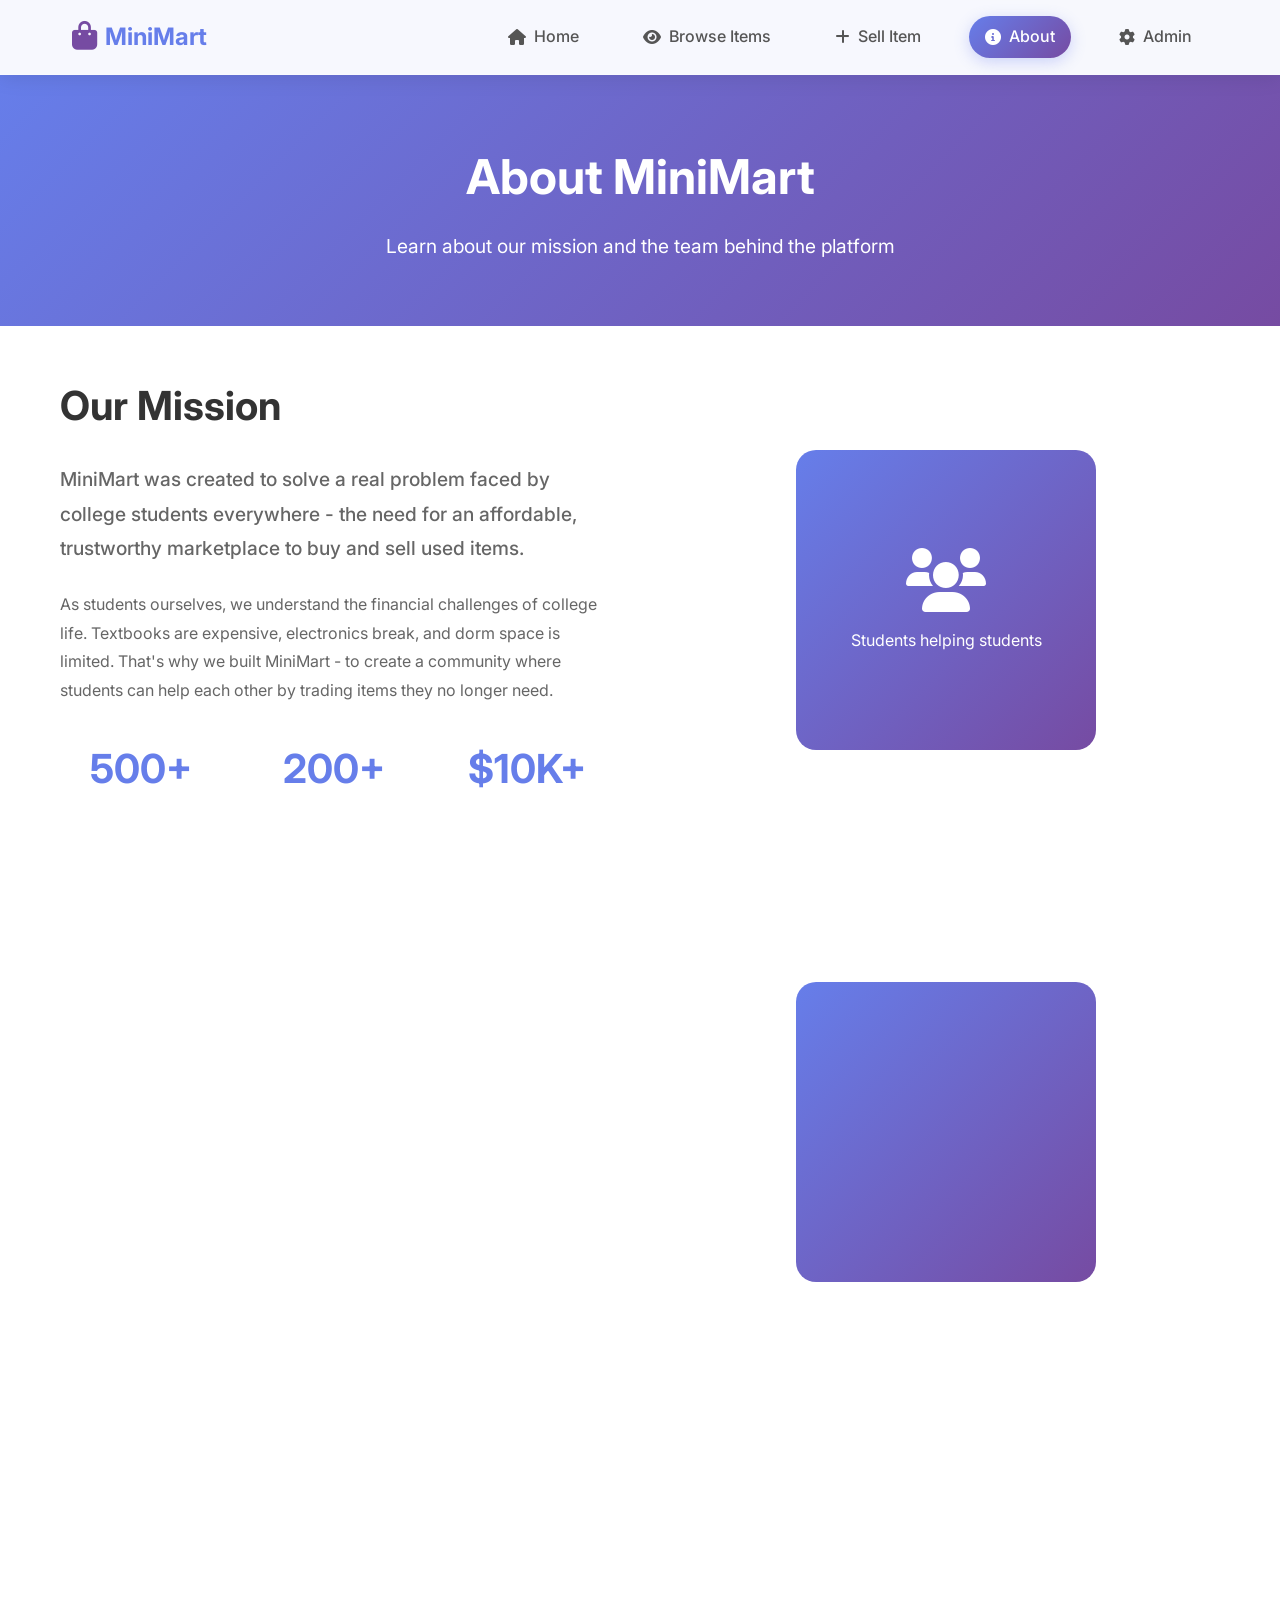
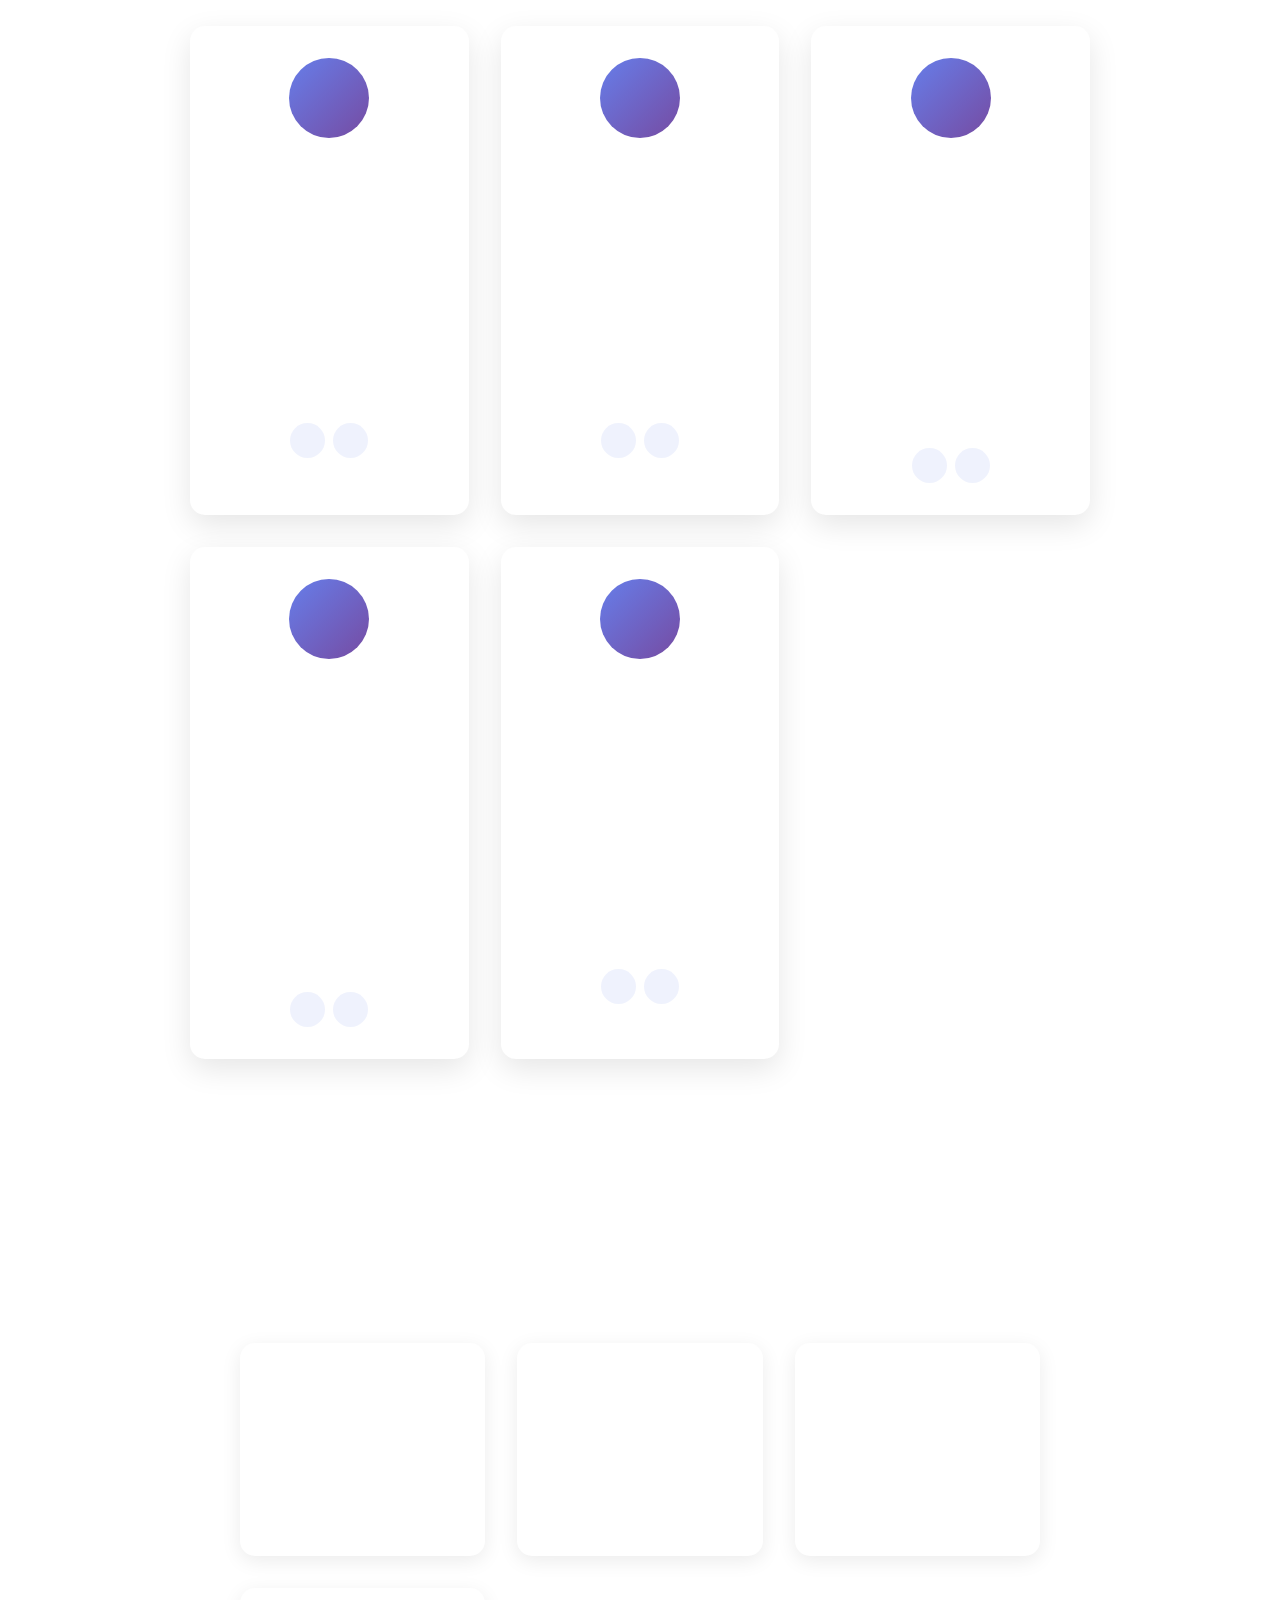
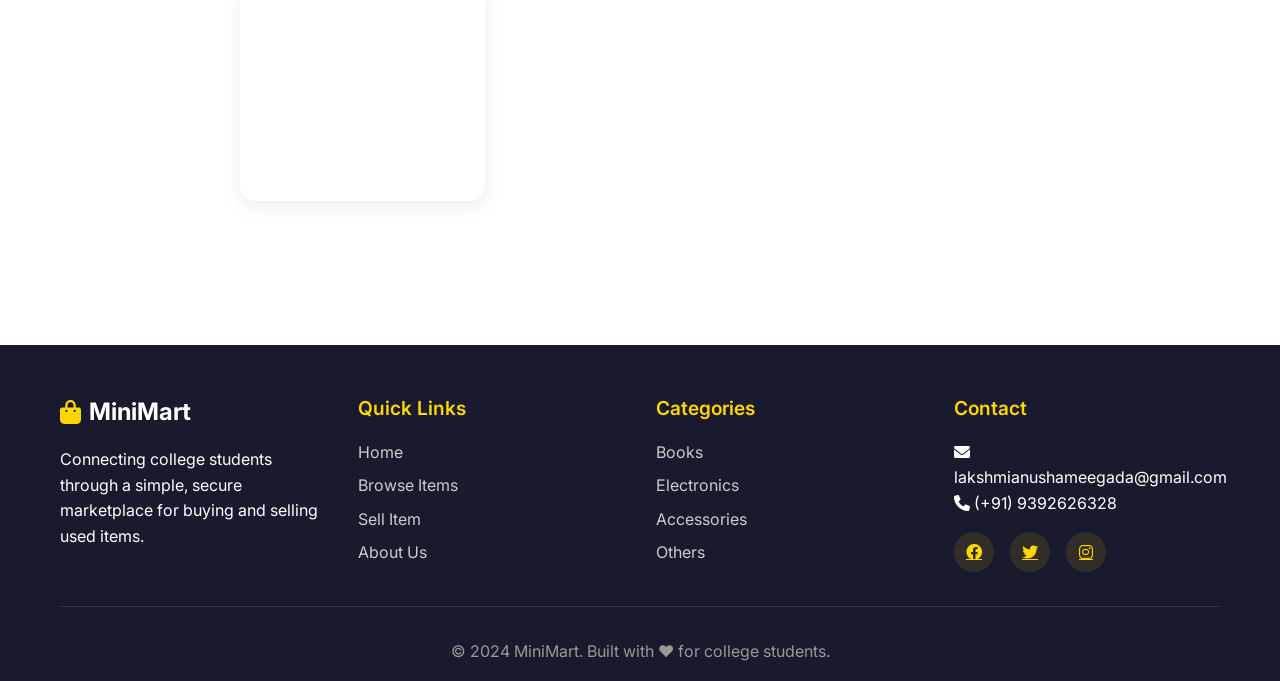
<file: MiniMart-main/about.html>
<!DOCTYPE html>
<html lang="en">
<head>
    <meta charset="UTF-8">
    <meta name="viewport" content="width=device-width, initial-scale=1.0">
    <title>About Us - MiniMart</title>
    <link rel="stylesheet" href="css/style.css">
    <link href="https://cdnjs.cloudflare.com/ajax/libs/font-awesome/6.0.0/css/all.min.css" rel="stylesheet">
    <link href="https://fonts.googleapis.com/css2?family=Inter:wght@300;400;500;600;700&display=swap" rel="stylesheet">
    
    <!-- AOS CSS -->
<link href="https://unpkg.com/aos@2.3.1/dist/aos.css" rel="stylesheet">
</head>
<body>
    <!-- Navigation -->
    <nav class="navbar">
        <div class="nav-container">
            <div class="nav-logo">
                <i class="fas fa-shopping-bag"></i>
                <span>MiniMart</span>
            </div>
            <div class="nav-menu" id="nav-menu">
                <a href="index.html" class="nav-link">
                    <i class="fas fa-home"></i>
                    Home
                </a>
                <a href="viewitems.html" class="nav-link">
                    <i class="fas fa-eye"></i>
                    Browse Items
                </a>
                <a href="postitem.html" class="nav-link">
                    <i class="fas fa-plus"></i>
                    Sell Item
                </a>
                <a href="about.html" class="nav-link active">
                    <i class="fas fa-info-circle"></i>
                    About
                </a>
                <a href="admin.html" class="nav-link">
                    <i class="fas fa-cog"></i>
                    Admin
                </a>
            </div>
            <div class="nav-toggle" id="nav-toggle">
                <span class="bar"></span>
                <span class="bar"></span>
                <span class="bar"></span>
            </div>
        </div>
    </nav>

    <!-- Page Header -->
    <section class="page-header">
        <div class="container">
            <h1 data-aos="fade-up">About MiniMart</h1>
            <p data-aos="fade-up">Learn about our mission and the team behind the platform</p>
        </div>
    </section>

    <!-- About Content -->
    <section class="about-content">
        <div class="container">
            <!-- Mission Section -->
            <div class="about-section">
                <div class="about-text">
                    <h2 data-aos="fade-up">Our Mission</h2>
                    <p class="lead" data-aos="fade-up">
                        MiniMart was created to solve a real problem faced by college students everywhere - 
                        the need for an affordable, trustworthy marketplace to buy and sell used items.
                    </p>
                    <p data-aos="fade-up">
                        As students ourselves, we understand the financial challenges of college life. 
                        Textbooks are expensive, electronics break, and dorm space is limited. 
                        That's why we built MiniMart - to create a community where students can help each other 
                        by trading items they no longer need.
                    </p>
                    <div class="mission-stats">
                        <div class="stat">
                            <div class="stat-number" data-aos="fade-up">500+</div>
                            <div class="stat-label" data-aos="fade-up">Items Listed</div>
                        </div>
                        <div class="stat">
                            <div class="stat-number" data-aos="fade-up">200+</div>
                            <div class="stat-label" data-aos="fade-up">Happy Students</div>
                        </div>
                        <div class="stat">
                            <div class="stat-number" data-aos="fade-up">$10K+</div>
                            <div class="stat-label" data-aos="fade-up">Money Saved</div>
                        </div>
                    </div>
                </div>
                <div class="about-image">
                    <div class="image-placeholder">
                        <i class="fas fa-users" data-aos="fade-up"></i>
                        <p data-aos="fade-up">Students helping students</p>
                    </div>
                </div>
            </div>

            <!-- Features Section -->
            <div class="about-section reverse">
                <div class="about-image">
                    <div class="image-placeholder">
                        <i class="fas fa-shield-alt" data-aos="fade-up"></i>
                        <p data-aos="fade-up">Safe & Secure Trading</p>
                    </div>
                </div>
                <div class="about-text">
                    <h2 data-aos="fade-up">Why MiniMart?</h2>
                    <div class="feature-list">
                        <div class="feature-item">
                            <i class="fas fa-check-circle" data-aos="fade-up"></i>
                            <div>
                                <h4 data-aos="fade-up">Student-Focused</h4>
                                <p data-aos="fade-up">Built specifically for college students, by college students</p>
                            </div>
                        </div>
                        <div class="feature-item">
                            <i class="fas fa-check-circle" data-aos="fade-up"></i>
                            <div>
                                <h4 data-aos="fade-up">Easy to Use</h4>
                                <p data-aos="fade-up">Simple interface that anyone can navigate without confusion</p>
                            </div>
                        </div>
                        <div class="feature-item">
                            <i class="fas fa-check-circle" data-aos="fade-up"></i>
                            <div>
                                <h4 data-aos="fade-up">No Hidden Fees</h4>
                                <p data-aos="fade-up">Completely free to use - no listing fees or transaction charges</p>
                            </div>
                        </div>
                        <div class="feature-item">
                            <i class="fas fa-check-circle" data-aos="fade-up"></i>
                            <div>
                                <h4 data-aos="fade-up">Local Community</h4>
                                <p data-aos="fade-up">Connect with students in your college for easy meetups</p>
                            </div>
                        </div>
                    </div>
                </div>
            </div>

            <!-- Team Section -->
            <div class="team-section">
                <h2 class="section-title" data-aos="fade-up">Meet Our Team</h2>
                <p class="section-subtitle" data-aos="fade-up">
                    We're a group of passionate students who believe in the power of community and technology
                </p>
                <div class="team-grid">
                    <div class="team-member">
                        <div class="member-avatar">
                            <i class="fas fa-user" data-aos="fade-up"></i>
                        </div>
                        <h3 data-aos="fade-up">Sarika Ch</h3>
                        <p class="member-role" data-aos="fade-up">Lead Developer</p>
                        <p class="member-bio" data-aos="fade-up">A Computer Science student who led the project from idea to execution and focused on building the structure of the website and ensuring smooth user interaction using HTML, CSS, and JavaScript.</p>
                        <div class="member-social">
                            <a href="https://www.linkedin.com/in/sarika-chikali-64967833b"><i class="fab fa-linkedin" data-aos="fade-up"></i></a>
                            <a href="https://github.com/Sarika-Chikali/"><i class="fab fa-github" data-aos="fade-up"></i></a>
                        </div>
                    </div>
                    
                    <div class="team-member">
                        <div class="member-avatar">
                            <i class="fas fa-user" data-aos="fade-up"></i>
                        </div>
                        <h3 data-aos="fade-up">Anjali K</h3>
                        <p class="member-role" data-aos="fade-up">UI/UX Designer</p>
                        <p class="member-bio" data-aos="fade-up">Anjali is the creative mind behind MiniMart's clean and user-friendly interface. She worked on making the design appealing, easy to navigate, and mobile responsive — perfect for student users</p>
                        <div class="member-social">
                            <a href="https://www.linkedin.com/in/kota-anjali-bb056a348"><i class="fab fa-linkedin" data-aos="fade-up"></i></a>
                            <a href="https://github.com/Anjali-Kota"><i class="fab fa-github" data-aos="fade-up"></i></a>
                        </div>
                    </div>
                    
                    <div class="team-member">
                        <div class="member-avatar">
                            <i class="fas fa-user" data-aos="fade-up"></i>
                        </div>
                        <h3 data-aos="fade-up">Geethika M</h3>
                        <p class="member-role" data-aos="fade-up">LocalStorage & Data Handling Developer</p>
                        <p class="member-bio" data-aos="fade-up">Geethika handled the logic and functionality using JavaScript and LocalStorage. She made sure all the user data like item listings are saved, retrieved, and displayed correctly across the website.</p>
                        <div class="member-social">
                            <a href="https://www.linkedin.com/in/geethika-mortha-22aa7835b?utm_source=share&utm_campaign=share_via&utm_content=profile&utm_medium=android_app"><i class="fab fa-linkedin" data-aos="fade-up"></i></a>
                            <a href="https://github.com/Geethika-Mortha"><i class="fab fa-github" data-aos="fade-up"></i></a>
                        </div>
                    </div>

                    <div class="team-member">
                        <div class="member-avatar">
                            <i class="fas fa-user" data-aos="fade-up"></i>
                        </div>
                        <h3 data-aos="fade-up">Lakshmi Anusha M</h3>
                        <p class="member-role" data-aos="fade-up">Content & Presentation Lead</p>
                        <p class="member-bio" data-aos="fade-up">Anusha worked on writing clear and engaging content for the platform, including form instructions and the pitch. She also structured the team’s final presentation to effectively communicate the value of MiniMart.</p>
                        <div class="member-social">
                            <a href="https://www.linkedin.com/in/lakshmi-anusha-meegada-989683356"><i class="fab fa-linkedin" data-aos="fade-up"></i></a>
                            <a href="https://github.com/Lakshmi-Anusha-Meegada"><i class="fab fa-github" data-aos="fade-up"></i></a>
                        </div>
                    </div>

                    <div class="team-member">
                        <div class="member-avatar">
                            <i class="fas fa-user" data-aos="fade-up"></i>
                        </div>
                        <h3 data-aos="fade-up">Geetha M</h3>
                        <p class="member-role" data-aos="fade-up">Research & Testing Coordinator</p>
                        <p class="member-bio" data-aos="fade-up">Geetha validated the idea through peer feedback and ensured everything worked as expected. She tested all user flows and helped refine the UI based on real student feedback for a smoother experience.</p>
                        <div class="member-social">
                            <a href="https://www.linkedin.com/in/geetha-mortha-59996232a"><i class="fab fa-linkedin" data-aos="fade-up"></i></a>
                            <a href="https://github.com/Geetha-Mortha-777"><i class="fab fa-github" data-aos="fade-up"></i></a>
                        </div>
                    </div>

                </div>
            </div>

            <!-- Technology Section -->
            <div class="tech-section">
                <h2 class="section-title" data-aos="fade-up">Built with Modern Technology</h2>
                <p class="section-subtitle" data-aos="fade-up">
                    Simple yet powerful technologies that ensure a smooth experience
                </p>
                <div class="tech-grid">
                    <div class="tech-item">
                        <i class="fab fa-html5" data-aos="fade-up"></i>
                        <h4 data-aos="fade-up">HTML5</h4>
                        <p data-aos="fade-up">Semantic markup for better accessibility</p>
                    </div>
                    <div class="tech-item">
                        <i class="fab fa-css3-alt" data-aos="fade-up"></i>
                        <h4 data-aos="fade-up">CSS3</h4>
                        <p data-aos="fade-up">Modern styling with responsive design</p>
                    </div>
                    <div class="tech-item">
                        <i class="fab fa-js-square" data-aos="fade-up"></i>
                        <h4 data-aos="fade-up">JavaScript</h4>
                        <p data-aos="fade-up">Interactive features and data management</p>
                    </div>
                    <div class="tech-item">
                        <i class="fas fa-database" data-aos="fade-up"></i>
                        <h4 data-aos="fade-up">LocalStorage</h4>
                        <p data-aos="fade-up">Client-side data persistence</p>
                    </div>
                </div>
            </div>

        </div>
    </section>

     <!-- Footer -->
    <footer class="footer">
        <div class="container">
            <div class="footer-content">
                <div class="footer-section">
                    <div class="footer-logo">
                        <i class="fas fa-shopping-bag"></i>
                        <span>MiniMart</span>
                    </div>
                    <p>Connecting college students through a simple, secure marketplace for buying and selling used items.</p>
                </div>
                <div class="footer-section">
                    <h3>Quick Links</h3>
                    <ul>
                        <li><a href="index.html">Home</a></li>
                        <li><a href="viewitems.html">Browse Items</a></li>
                        <li><a href="postitem.html">Sell Item</a></li>
                        <li><a href="about.html">About Us</a></li>
                    </ul>
                </div>
                <div class="footer-section">
                    <h3>Categories</h3>
                    <ul>
                        <li><a href="viewitems.html?category=Books">Books</a></li>
                        <li><a href="viewitems.html?category=Electronics">Electronics</a></li>
                        <li><a href="viewitems.html?category=Accessories">Accessories</a></li>
                        <li><a href="viewitems.html?category=Others">Others</a></li>
                    </ul>
                </div>
                <div class="footer-section">
                    <h3>Contact</h3>
                    <p><i class="fas fa-envelope"></i> lakshmianushameegada@gmail.com </p>
                    <p><i class="fas fa-phone"></i> (+91) 9392626328</p>
                    <div class="social-links">
                        <a href="#"><i class="fab fa-facebook"></i></a>
                        <a href="#"><i class="fab fa-twitter"></i></a>
                        <a href="#"><i class="fab fa-instagram"></i></a>
                    </div>
                </div>
            </div>
            <div class="footer-bottom">
                <p>&copy; 2024 MiniMart. Built with ❤️ for college students.</p>
            </div>
        </div>
    </footer>

    <!-- AOS JS -->
<script src="https://unpkg.com/aos@2.3.1/dist/aos.js"></script>
<script>
  AOS.init();
</script>
    <script src="js/main.js"></script>
</body>
</html>
</file>
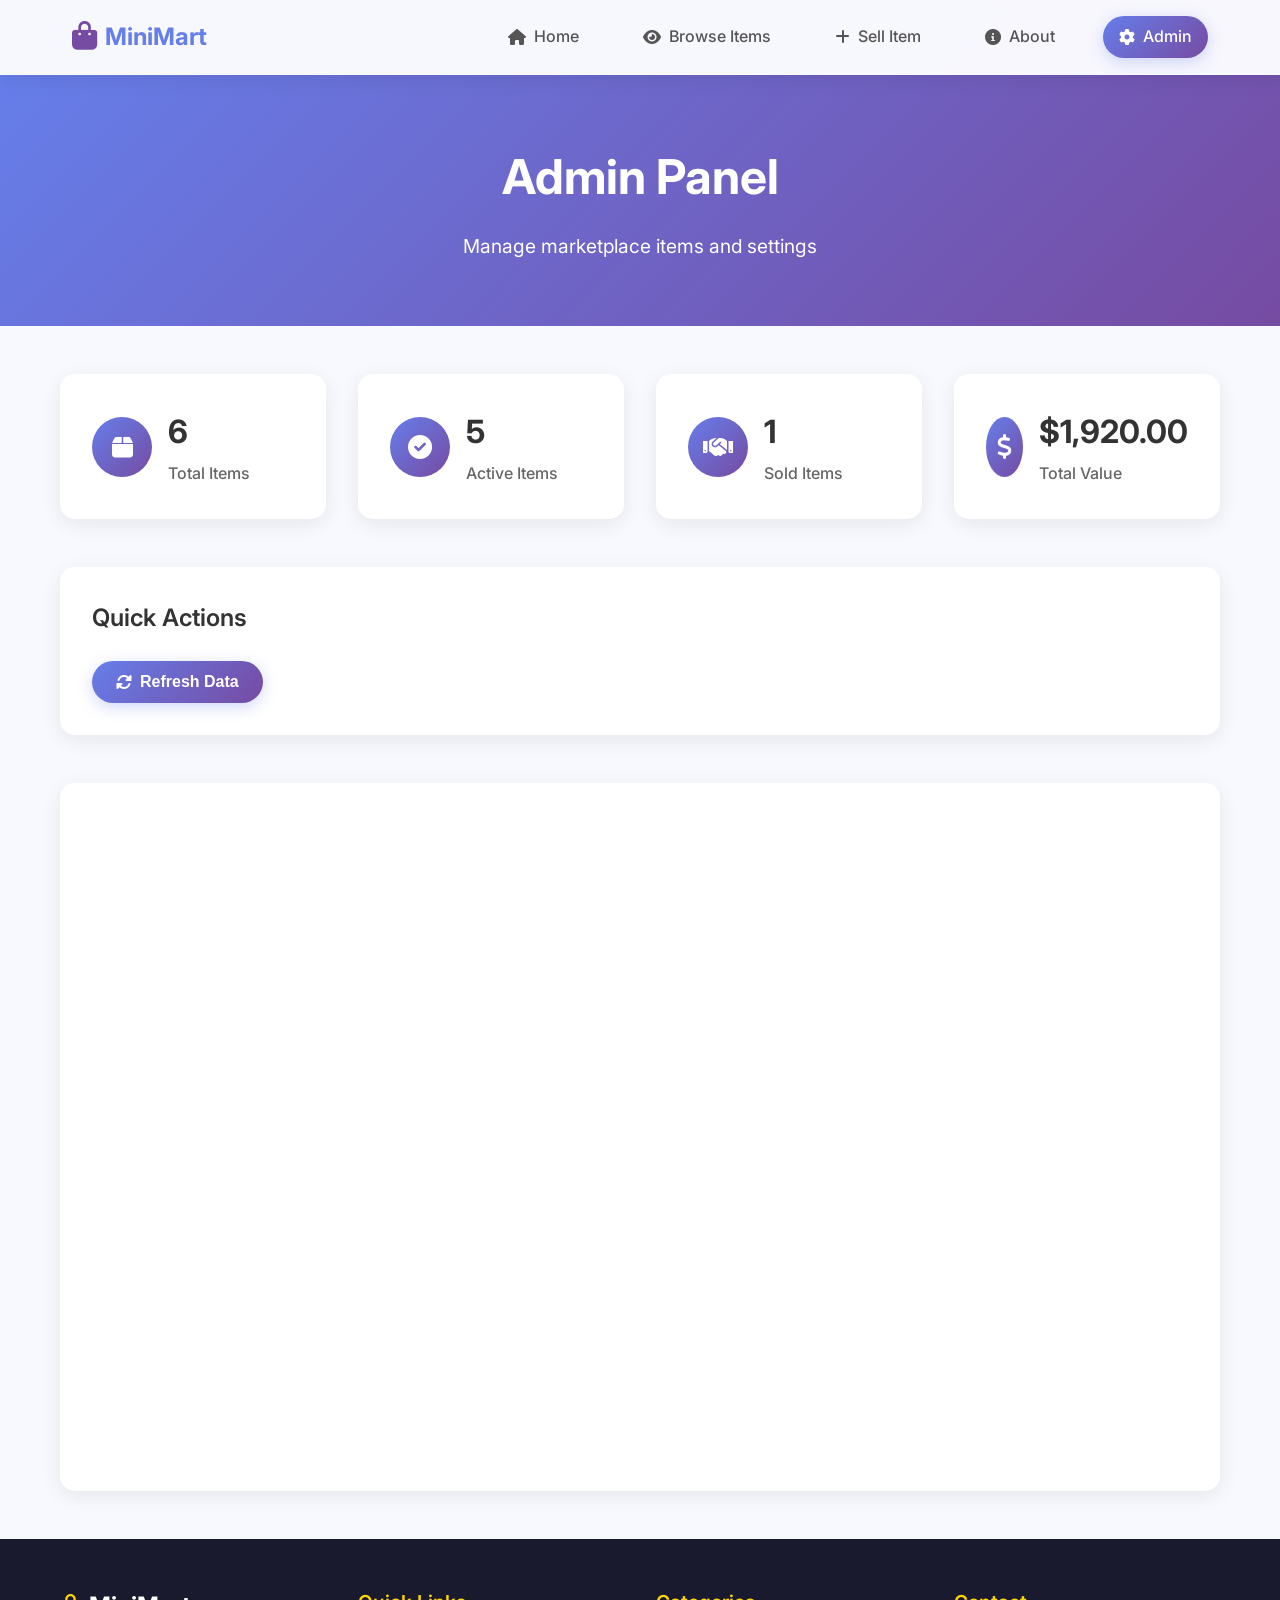
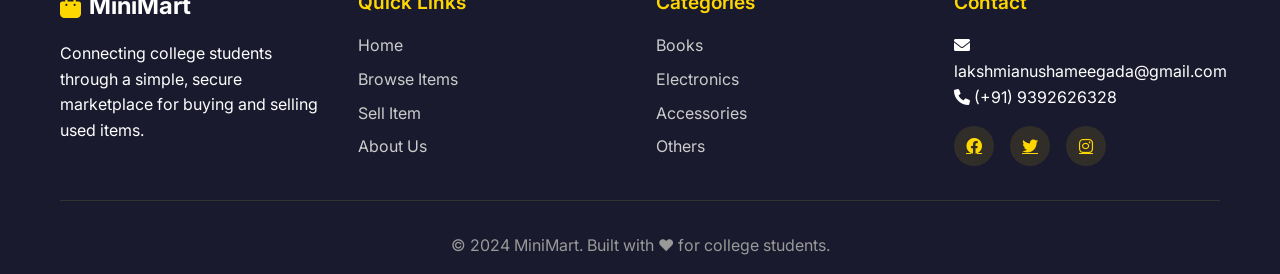
<file: MiniMart-main/admin.html>
<!DOCTYPE html>
<html lang="en">
<head>
    <meta charset="UTF-8">
    <meta name="viewport" content="width=device-width, initial-scale=1.0">
    <title>Admin Panel - MiniMart</title>
    <link rel="stylesheet" href="css/style.css">
    <link href="https://cdnjs.cloudflare.com/ajax/libs/font-awesome/6.0.0/css/all.min.css" rel="stylesheet">
    <link href="https://fonts.googleapis.com/css2?family=Inter:wght@300;400;500;600;700&display=swap" rel="stylesheet">
      <!-- AOS CSS -->
<link href="https://unpkg.com/aos@2.3.1/dist/aos.css" rel="stylesheet">
</head>
<body>
    <!-- Navigation -->
    <nav class="navbar">
        <div class="nav-container">
            <div class="nav-logo">
                <i class="fas fa-shopping-bag"></i>
                <span>MiniMart</span>
            </div>
            <div class="nav-menu" id="nav-menu">
                <a href="index.html" class="nav-link">
                    <i class="fas fa-home"></i>
                    Home
                </a>
                <a href="viewitems.html" class="nav-link">
                    <i class="fas fa-eye"></i>
                    Browse Items
                </a>
                <a href="postitem.html" class="nav-link">
                    <i class="fas fa-plus"></i>
                    Sell Item
                </a>
                <a href="about.html" class="nav-link">
                    <i class="fas fa-info-circle"></i>
                    About
                </a>
                <a href="admin.html" class="nav-link active">
                    <i class="fas fa-cog"></i>
                    Admin
                </a>
            </div>
            <div class="nav-toggle" id="nav-toggle">
                <span class="bar"></span>
                <span class="bar"></span>
                <span class="bar"></span>
            </div>
        </div>
    </nav>

    <!-- Page Header -->
    <section class="page-header">
        <div class="container">
            <h1 data-aos="fade-up">Admin Panel</h1>
            <p data-aos="fade-up">Manage marketplace items and settings</p>
        </div>
    </section>

    <!-- Admin Dashboard -->
    <section class="admin-section">
        <div class="container">
            <!-- Stats Cards -->
            <div class="admin-stats">
                <div class="stat-card">
                    <div class="stat-icon">
                        <i class="fas fa-box" data-aos="fade-up"></i>
                    </div>
                    <div class="stat-info">
                        <h3 id="total-items" data-aos="fade-up">0</h3>
                        <p data-aos="fade-up">Total Items</p>
                    </div>
                </div>
                
                <div class="stat-card">
                    <div class="stat-icon">
                        <i class="fas fa-check-circle" data-aos="fade-up"></i>
                    </div>
                    <div class="stat-info">
                        <h3 id="active-items" data-aos="fade-up">0</h3>
                        <p data-aos="fade-up">Active Items</p>
                    </div>
                </div>
                
                <div class="stat-card">
                    <div class="stat-icon">
                        <i class="fas fa-handshake" data-aos="fade-up"></i>
                    </div>
                    <div class="stat-info">
                        <h3 id="sold-items" data-aos="fade-up">0</h3>
                        <p data-aos="fade-up">Sold Items</p>
                    </div>
                </div>
                
                <div class="stat-card">
                    <div class="stat-icon">
                        <i class="fas fa-dollar-sign" data-aos="fade-up"></i>
                    </div>
                    <div class="stat-info">
                        <h3 id="total-value" data-aos="fade-up">$0</h3>
                        <p data-aos="fade-up">Total Value</p>
                    </div>
                </div>
            </div>

            <!-- Admin Actions -->
            <div class="admin-actions">
                <h2 data-aos="fade-up">Quick Actions</h2>
                <div class="action-buttons">
                    <button class="btn btn-primary" onclick="refreshData()" data-aos="fade-up">
                        <i class="fas fa-sync-alt" data-aos="fade-up"></i>
                        Refresh Data
                    </button>
                </div>
            </div>

            <!-- Items Management -->
            <div class="admin-items">
                <div class="section-header">
                    <h2 data-aos="fade-up">Manage Items</h2>
                    <div class="admin-filters">
                        <select id="admin-filter" onchange="filterAdminItems()" data-aos="fade-up">
                            <option value="all">All Items</option>
                            <option value="active">Active Only</option>
                            <option value="sold">Sold Only</option>
                        </select>
                        <input type="text" id="admin-search" placeholder="Search items..." onkeyup="searchAdminItems()" data-aos="fade-up">
                    </div>
                </div>
                
                <div class="admin-table-container">
                    <table class="admin-table" data-aos="fade-up">
                        <thead>
                            <tr>
                                <th data-aos="fade-up">Item</th>
                                <th data-aos="fade-up">Category</th>
                                <th data-aos="fade-up">Price</th>
                                <th data-aos="fade-up">Status</th>
                                <th data-aos="fade-up">Date Posted</th>
                                <th data-aos="fade-up">Actions</th>
                            </tr>
                        </thead>
                        <tbody id="admin-items-table">
                            <!-- Items will be loaded here -->
                        </tbody>
                    </table>
                </div>
                
                <div class="no-items" id="admin-no-items" style="display: none;">
                    <i class="fas fa-inbox" data-aos="fade-up"></i>
                    <h3 data-aos="fade-up">No items found</h3>
                    <p data-aos="fade-up">No items match your current filter criteria.</p>
                </div>
            </div>
        </div>
    </section>

     <!-- Footer -->
    <footer class="footer">
        <div class="container">
            <div class="footer-content">
                <div class="footer-section">
                    <div class="footer-logo">
                        <i class="fas fa-shopping-bag"></i>
                        <span>MiniMart</span>
                    </div>
                    <p>Connecting college students through a simple, secure marketplace for buying and selling used items.</p>
                </div>
                <div class="footer-section">
                    <h3>Quick Links</h3>
                    <ul>
                        <li><a href="index.html">Home</a></li>
                        <li><a href="viewitems.html">Browse Items</a></li>
                        <li><a href="postitem.html">Sell Item</a></li>
                        <li><a href="about.html">About Us</a></li>
                    </ul>
                </div>
                <div class="footer-section">
                    <h3>Categories</h3>
                    <ul>
                        <li><a href="viewitems.html?category=Books">Books</a></li>
                        <li><a href="viewitems.html?category=Electronics">Electronics</a></li>
                        <li><a href="viewitems.html?category=Accessories">Accessories</a></li>
                        <li><a href="viewitems.html?category=Others">Others</a></li>
                    </ul>
                </div>
                <div class="footer-section">
                    <h3>Contact</h3>
                    <p><i class="fas fa-envelope"></i> lakshmianushameegada@gmail.com </p>
                    <p><i class="fas fa-phone"></i> (+91) 9392626328</p>
                    <div class="social-links">
                        <a href="#"><i class="fab fa-facebook"></i></a>
                        <a href="#"><i class="fab fa-twitter"></i></a>
                        <a href="#"><i class="fab fa-instagram"></i></a>
                    </div>
                </div>
            </div>
            <div class="footer-bottom">
                <p>&copy; 2024 MiniMart. Built with ❤️ for college students.</p>
            </div>
        </div>
    </footer>

    <!-- Confirmation Modal -->
    <div class="modal" id="confirm-modal">
        <div class="modal-content">
            <div class="modal-header">
                <h2 id="confirm-title">Confirm Action</h2>
                <span class="close" onclick="closeConfirmModal()">&times;</span>
            </div>
            <div class="modal-body">
                <p id="confirm-message">Are you sure you want to perform this action?</p>
                <div class="modal-actions">
                    <button class="btn btn-outline" onclick="closeConfirmModal()">Cancel</button>
                    <button class="btn btn-danger" id="confirm-button" onclick="confirmAction()">Confirm</button>
                </div>
            </div>
        </div>
    </div>

    <!-- AOS JS -->
<script src="https://unpkg.com/aos@2.3.1/dist/aos.js"></script>
<script>
  AOS.init();
</script>
    <script src="js/main.js"></script>
    <script src="js/admin.js"></script>
</body>
</html>
</file>
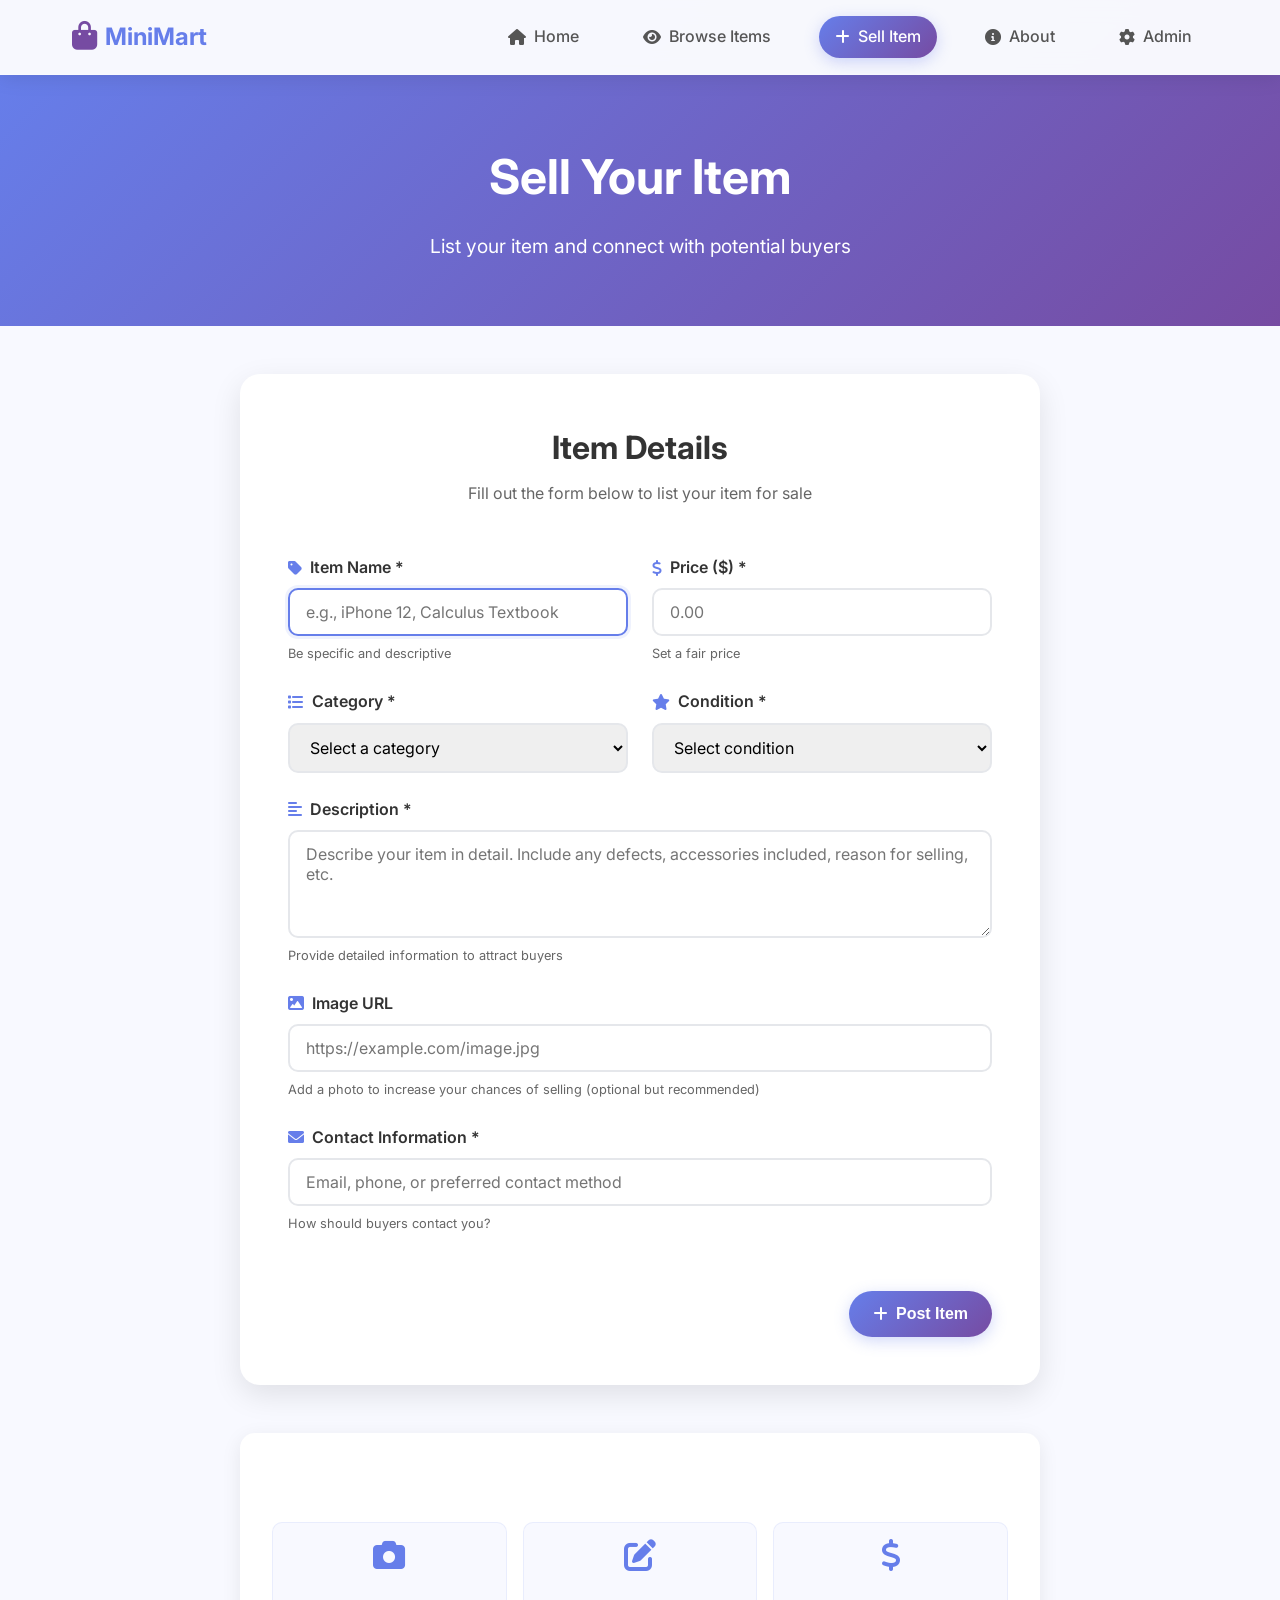
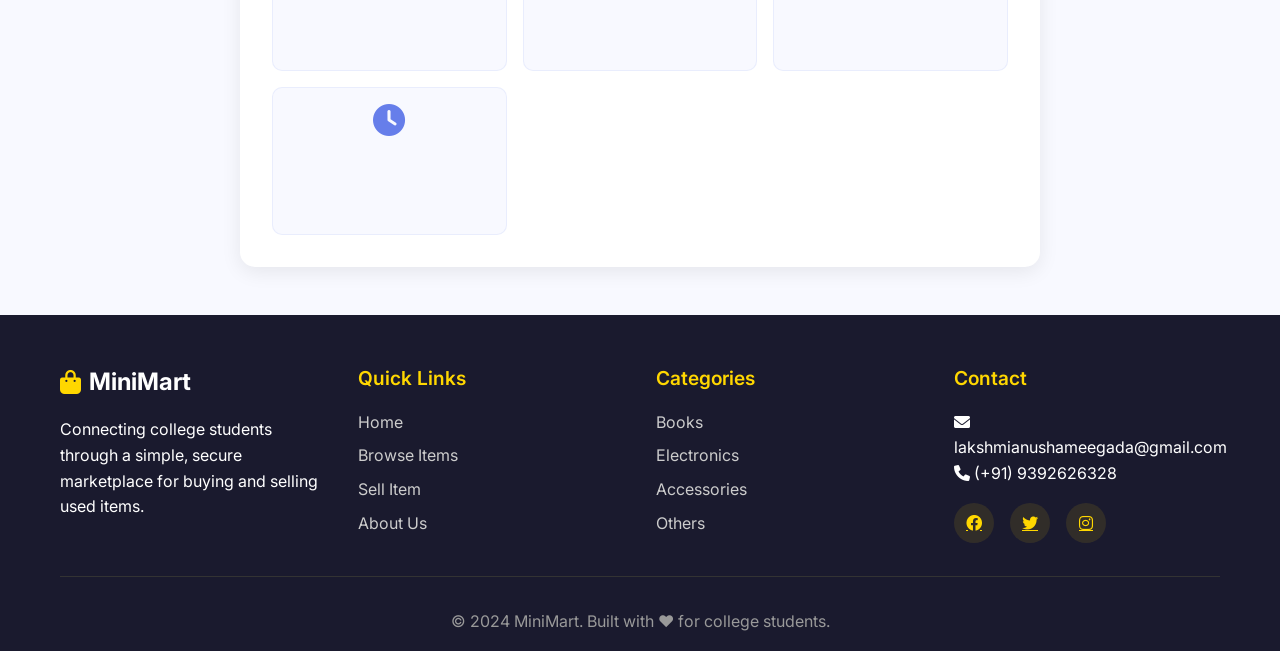
<file: MiniMart-main/postitem.html>
<!DOCTYPE html>
<html lang="en">
<head>
    <meta charset="UTF-8">
    <meta name="viewport" content="width=device-width, initial-scale=1.0">
    <title>Sell Item - MiniMart</title>
    <link rel="stylesheet" href="css/style.css">
    <link href="https://cdnjs.cloudflare.com/ajax/libs/font-awesome/6.0.0/css/all.min.css" rel="stylesheet">
    <link href="https://fonts.googleapis.com/css2?family=Inter:wght@300;400;500;600;700&display=swap" rel="stylesheet">
      <!-- AOS CSS -->
<link href="https://unpkg.com/aos@2.3.1/dist/aos.css" rel="stylesheet">
</head>
<body>
    <!-- Navigation -->
    <nav class="navbar">
        <div class="nav-container">
            <div class="nav-logo">
                <i class="fas fa-shopping-bag"></i>
                <span>MiniMart</span>
            </div>
            <div class="nav-menu" id="nav-menu">
                <a href="index.html" class="nav-link">
                    <i class="fas fa-home"></i>
                    Home
                </a>
                <a href="viewitems.html" class="nav-link">
                    <i class="fas fa-eye"></i>
                    Browse Items
                </a>
                <a href="postitem.html" class="nav-link active">
                    <i class="fas fa-plus"></i>
                    Sell Item
                </a>
                <a href="about.html" class="nav-link">
                    <i class="fas fa-info-circle"></i>
                    About
                </a>
                <a href="admin.html" class="nav-link">
                    <i class="fas fa-cog"></i>
                    Admin
                </a>
            </div>
            <div class="nav-toggle" id="nav-toggle">
                <span class="bar"></span>
                <span class="bar"></span>
                <span class="bar"></span>
            </div>
        </div>
    </nav>

    <!-- Page Header -->
    <section class="page-header">
        <div class="container">
            <h1 data-aos="fade-up">Sell Your Item</h1>
            <p data-aos="fade-up">List your item and connect with potential buyers</p>
        </div>
    </section>

    <!-- Post Item Form -->
    <section class="post-item-section">
        <div class="container">
            <div class="form-container">
                <div class="form-header">
                    <h2 data-aos="fade-up">Item Details</h2>
                    <p data-aos="fade-up">Fill out the form below to list your item for sale</p>
                </div>
                
                <form id="post-item-form" class="post-item-form">
                    <div class="form-row">
                        <div class="form-group">
                            <label for="item-name">
                                <i class="fas fa-tag"></i>
                                Item Name *
                            </label>
                            <input type="text" id="item-name" name="name" required 
                                   placeholder="e.g., iPhone 12, Calculus Textbook">
                            <small>Be specific and descriptive</small>
                        </div>
                        
                        <div class="form-group">
                            <label for="item-price">
                                <i class="fas fa-dollar-sign"></i>
                                Price ($) *
                            </label>
                            <input type="number" id="item-price" name="price" required 
                                   min="0" step="0.01" placeholder="0.00">
                            <small>Set a fair price</small>
                        </div>
                    </div>
                    
                    <div class="form-row">
                        <div class="form-group">
                            <label for="item-category">
                                <i class="fas fa-list"></i>
                                Category *
                            </label>
                            <select id="item-category" name="category" required>
                                <option value="">Select a category</option>
                                <option value="Books">Books</option>
                                <option value="Electronics">Electronics</option>
                                <option value="Accessories">Accessories</option>
                                <option value="Others">Others</option>
                            </select>
                        </div>
                        
                        <div class="form-group">
                            <label for="item-condition">
                                <i class="fas fa-star"></i>
                                Condition *
                            </label>
                            <select id="item-condition" name="condition" required>
                                <option value="">Select condition</option>
                                <option value="New">New</option>
                                <option value="Like New">Like New</option>
                                <option value="Good">Good</option>
                                <option value="Fair">Fair</option>
                                <option value="Poor">Poor</option>
                            </select>
                        </div>
                    </div>
                    
                    <div class="form-group">
                        <label for="item-description">
                            <i class="fas fa-align-left"></i>
                            Description *
                        </label>
                        <textarea id="item-description" name="description" required 
                                  rows="4" placeholder="Describe your item in detail. Include any defects, accessories included, reason for selling, etc."></textarea>
                        <small>Provide detailed information to attract buyers</small>
                    </div>
                    
                    <div class="form-group">
                        <label for="item-image">
                            <i class="fas fa-image"></i>
                            Image URL
                        </label>
                        <input type="url" id="item-image" name="imageUrl" 
                               placeholder="https://example.com/image.jpg">
                        <small>Add a photo to increase your chances of selling (optional but recommended)</small>
                    </div>
                    
                    <div class="form-group">
                        <label for="seller-contact">
                            <i class="fas fa-envelope"></i>
                            Contact Information *
                        </label>
                        <input type="text" id="seller-contact" name="contact" required 
                               placeholder="Email, phone, or preferred contact method">
                        <small>How should buyers contact you?</small>
                    </div>
                    
                    <div class="form-actions">
                        <button type="button" class="btn btn-outline" onclick="resetForm()">
                            <i class="fas fa-undo"></i>
                            Reset Form
                        </button>
                        <button type="submit" class="btn btn-primary">
                            <i class="fas fa-plus"></i>
                            Post Item
                        </button>
                    </div>
                </form>
            </div>
            
            <!-- Tips Section -->
            <div class="tips-section">
                <h3 data-aos="fade-up"><i class="fas fa-lightbulb"></i> Tips for Better Sales</h3>
                <div class="tips-grid">
                    <div class="tip-card">
                        <i class="fas fa-camera"></i>
                        <h4 data-aos="fade-up">Add Photos</h4>
                        <p data-aos="fade-up"> Items with photos sell 3x faster than those without</p>
                    </div>
                    <div class="tip-card">
                        <i class="fas fa-edit"></i>
                        <h4 data-aos="fade-up">Write Details</h4>
                        <p data-aos="fade-up"> Be honest about condition and include all relevant details</p>
                    </div>
                    <div class="tip-card">
                        <i class="fas fa-dollar-sign"></i>
                        <h4 data-aos="fade-up">Fair Pricing</h4>
                        <p data-aos="fade-up">Research similar items to set competitive prices</p>
                    </div>
                    <div class="tip-card">
                        <i class="fas fa-clock"></i>
                        <h4 data-aos="fade-up">Quick Response</h4>
                        <p data-aos="fade-up">Respond to inquiries quickly to close deals faster</p>
                    </div>
                </div>
            </div>
        </div>
    </section>

     <!-- Footer -->
    <footer class="footer">
        <div class="container">
            <div class="footer-content">
                <div class="footer-section">
                    <div class="footer-logo">
                        <i class="fas fa-shopping-bag"></i>
                        <span>MiniMart</span>
                    </div>
                    <p>Connecting college students through a simple, secure marketplace for buying and selling used items.</p>
                </div>
                <div class="footer-section">
                    <h3>Quick Links</h3>
                    <ul>
                        <li><a href="index.html">Home</a></li>
                        <li><a href="viewitems.html">Browse Items</a></li>
                        <li><a href="postitem.html">Sell Item</a></li>
                        <li><a href="about.html">About Us</a></li>
                    </ul>
                </div>
                <div class="footer-section">
                    <h3>Categories</h3>
                    <ul>
                        <li><a href="viewitems.html?category=Books">Books</a></li>
                        <li><a href="viewitems.html?category=Electronics">Electronics</a></li>
                        <li><a href="viewitems.html?category=Accessories">Accessories</a></li>
                        <li><a href="viewitems.html?category=Others">Others</a></li>
                    </ul>
                </div>
                <div class="footer-section">
                    <h3>Contact</h3>
                    <p><i class="fas fa-envelope"></i> lakshmianushameegada@gmail.com </p>
                    <p><i class="fas fa-phone"></i> (+91) 9392626328</p>
                    <div class="social-links">
                        <a href="#"><i class="fab fa-facebook"></i></a>
                        <a href="#"><i class="fab fa-twitter"></i></a>
                        <a href="#"><i class="fab fa-instagram"></i></a>
                    </div>
                </div>
            </div>
            <div class="footer-bottom">
                <p>&copy; 2024 MiniMart. Built with ❤️ for college students.</p>
            </div>
        </div>
    </footer>

    <!-- Success Modal -->
    <div class="modal" id="success-modal">
        <div class="modal-content success-modal">
            <div class="modal-body">
                <div class="success-icon">
                    <i class="fas fa-check-circle"></i>
                </div>
                <h2>Item Posted Successfully!</h2>
                <p>Your item has been added to the marketplace. Buyers can now see and contact you about it.</p>
                <div class="modal-actions">
                    <button class="btn btn-primary" onclick="closeSuccessModal()">
                        <i class="fas fa-eye"></i>
                        View All Items
                    </button>
                    <button class="btn btn-outline" onclick="postAnother()">
                        <i class="fas fa-plus"></i>
                        Post Another
                    </button>
                </div>
            </div>
        </div>
    </div>

    <!-- AOS JS -->
<script src="https://unpkg.com/aos@2.3.1/dist/aos.js"></script>
<script>
  AOS.init();
</script>
    <script src="js/main.js"></script>
    <script src="js/postitem.js"></script>
</body>
</html>
</file>
<file: css/style.css>
/* Reset and Base Styles */
* {
    margin: 0;
    padding: 0;
    box-sizing: border-box;
}

body {
    font-family: 'Inter', -apple-system, BlinkMacSystemFont, 'Segoe UI', Roboto, sans-serif;
    line-height: 1.6;
    color: #333;
    background: linear-gradient(135deg, #667eea 0%, #764ba2 100%);
    min-height: 100vh;
}

.container {
    max-width: 1200px;
    margin: 0 auto;
    padding: 0 20px;
}

/* Navigation Styles */
.navbar {
    background: rgba(255, 255, 255, 0.95);
    backdrop-filter: blur(10px);
    box-shadow: 0 2px 20px rgba(0, 0, 0, 0.1);
    position: sticky;
    top: 0;
    z-index: 1000;
    border-bottom: 1px solid rgba(255, 255, 255, 0.2);
}

.nav-container {
    display: flex;
    justify-content: space-between;
    align-items: center;
    padding: 1rem 2rem;
    max-width: 1200px;
    margin: 0 auto;
}

.nav-logo {
    display: flex;
    align-items: center;
    gap: 0.5rem;
    font-size: 1.5rem;
    font-weight: 700;
    color: #667eea;
    text-decoration: none;
}

.nav-logo i {
    font-size: 1.8rem;
    color: #764ba2;
}

.nav-menu {
    display: flex;
    gap: 2rem;
    align-items: center;
}

.nav-link {
    display: flex;
    align-items: center;
    gap: 0.5rem;
    padding: 0.5rem 1rem;
    text-decoration: none;
    color: #555;
    font-weight: 500;
    border-radius: 25px;
    transition: all 0.3s ease;
    position: relative;
}

.nav-link:hover {
    color: #667eea;
    background: rgba(102, 126, 234, 0.1);
    transform: translateY(-2px);
}

.nav-link.active {
    color: white;
    background: linear-gradient(135deg, #667eea, #764ba2);
    box-shadow: 0 4px 15px rgba(102, 126, 234, 0.3);
}

.nav-toggle {
    display: none;
    flex-direction: column;
    cursor: pointer;
}

.bar {
    width: 25px;
    height: 3px;
    background: #667eea;
    margin: 3px 0;
    transition: 0.3s;
    border-radius: 2px;
}

/* Hero Section */
.hero {
    background: linear-gradient(135deg, #667eea 0%, #764ba2 100%);
    color: white;
    padding: 6rem 2rem;
    text-align: center;
    position: relative;
    overflow: hidden;
}

.hero::before {
    content: '';
    position: absolute;
    top: 0;
    left: 0;
    right: 0;
    bottom: 0;
    background: url('data:image/svg+xml,<svg xmlns="http://www.w3.org/2000/svg" viewBox="0 0 100 100"><defs><pattern id="grain" width="100" height="100" patternUnits="userSpaceOnUse"><circle cx="50" cy="50" r="1" fill="rgba(255,255,255,0.1)"/></pattern></defs><rect width="100" height="100" fill="url(%23grain)"/></svg>');
    opacity: 0.3;
}

.hero-content {
    max-width: 1200px;
    margin: 0 auto;
    display: grid;
    grid-template-columns: 1fr 1fr;
    gap: 4rem;
    align-items: center;
    position: relative;
    z-index: 1;
}

.hero-title {
    font-size: 3.5rem;
    font-weight: 700;
    margin-bottom: 1.5rem;
    line-height: 1.2;
}

.gradient-text {
    background: linear-gradient(45deg, #ffd700, #ffed4e);
    -webkit-background-clip: text;
    -webkit-text-fill-color: transparent;
    background-clip: text;
}

.hero-subtitle {
    font-size: 1.2rem;
    margin-bottom: 2rem;
    opacity: 0.9;
    line-height: 1.6;
}

.hero-buttons {
    display: flex;
    gap: 1rem;
    justify-content: center;
}

.hero-image {
    position: relative;
    height: 400px;
}

.floating-card {
    position: absolute;
    background: rgba(255, 255, 255, 0.15);
    backdrop-filter: blur(10px);
    padding: 1.5rem;
    border-radius: 15px;
    border: 1px solid rgba(255, 255, 255, 0.2);
    display: flex;
    flex-direction: column;
    align-items: center;
    gap: 0.5rem;
    animation: float 3s ease-in-out infinite;
}

.floating-card:nth-child(1) {
    top: 20%;
    left: 10%;
    animation-delay: 0s;
}

.floating-card:nth-child(2) {
    top: 50%;
    right: 20%;
    animation-delay: 1s;
}

.floating-card:nth-child(3) {
    bottom: 20%;
    left: 30%;
    animation-delay: 2s;
}

.floating-card i {
    font-size: 2rem;
    color: #ffd700;
}

@keyframes float {
    0%, 100% { transform: translateY(0px); }
    50% { transform: translateY(-20px); }
}

/* Button Styles */
.btn {
    display: inline-flex;
    align-items: center;
    gap: 0.5rem;
    padding: 0.75rem 1.5rem;
    border: none;
    border-radius: 25px;
    font-weight: 600;
    text-decoration: none;
    cursor: pointer;
    transition: all 0.3s ease;
    font-size: 1rem;
    position: relative;
    overflow: hidden;
}

.btn-primary {
    background: linear-gradient(135deg, #667eea, #764ba2);
    color: white;
    box-shadow: 0 4px 15px rgba(102, 126, 234, 0.3);
}

.btn-primary:hover {
    transform: translateY(-2px);
    box-shadow: 0 6px 20px rgba(102, 126, 234, 0.4);
}

.btn-secondary {
    background: linear-gradient(135deg, #ffd700, #ffed4e);
    color: #333;
    box-shadow: 0 4px 15px rgba(255, 215, 0, 0.3);
}

.btn-secondary:hover {
    transform: translateY(-2px);
    box-shadow: 0 6px 20px rgba(255, 215, 0, 0.4);
}

.btn-outline {
    background: transparent;
    color: white;
    border: 2px solid rgba(255, 255, 255, 0.3);
}

.btn-outline:hover {
    background: rgba(255, 255, 255, 0.1);
    border-color: rgba(255, 255, 255, 0.5);
}

.btn-danger {
    background: linear-gradient(135deg, #ff6b6b, #ee5a52);
    color: white;
    box-shadow: 0 4px 15px rgba(255, 107, 107, 0.3);
}

.btn-danger:hover {
    transform: translateY(-2px);
    box-shadow: 0 6px 20px rgba(255, 107, 107, 0.4);
}

/* Features Section */
.features {
    padding: 6rem 2rem;
    background: white;
}

.section-title {
    text-align: center;
    font-size: 2.5rem;
    font-weight: 700;
    margin-bottom: 3rem;
    color: #333;
}

.features-grid {
    display: grid;
    grid-template-columns: repeat(auto-fit, minmax(250px, 1fr));
    gap: 2rem;
    max-width: 1000px;
    margin: 0 auto;
}

.feature-card {
    background: white;
    padding: 2rem;
    border-radius: 15px;
    text-align: center;
    box-shadow: 0 10px 30px rgba(0, 0, 0, 0.1);
    transition: all 0.3s ease;
    border: 1px solid rgba(102, 126, 234, 0.1);
}

.feature-card:hover {
    transform: translateY(-10px);
    box-shadow: 0 20px 40px rgba(0, 0, 0, 0.15);
}

.feature-icon {
    width: 80px;
    height: 80px;
    margin: 0 auto 1.5rem;
    background: linear-gradient(135deg, #667eea, #764ba2);
    border-radius: 50%;
    display: flex;
    align-items: center;
    justify-content: center;
    color: white;
    font-size: 2rem;
}

.feature-card h3 {
    font-size: 1.5rem;
    font-weight: 600;
    margin-bottom: 1rem;
    color: #333;
}

.feature-card p {
    color: #666;
    line-height: 1.6;
}

/* Categories Section */
.categories {
    padding: 6rem 2rem;
    background: linear-gradient(135deg, #f8f9ff, #e8f2ff);
}

.categories-grid {
    display: grid;
    grid-template-columns: repeat(auto-fit, minmax(200px, 1fr));
    gap: 2rem;
    max-width: 800px;
    margin: 0 auto;
}

.category-card {
    background: white;
    padding: 2rem;
    border-radius: 15px;
    text-align: center;
    cursor: pointer;
    transition: all 0.3s ease;
    box-shadow: 0 5px 20px rgba(0, 0, 0, 0.08);
    border: 2px solid transparent;
}

.category-card:hover {
    transform: translateY(-5px);
    box-shadow: 0 15px 35px rgba(0, 0, 0, 0.15);
    border-color: #667eea;
}

.category-icon {
    width: 60px;
    height: 60px;
    margin: 0 auto 1rem;
    background: linear-gradient(135deg, #667eea, #764ba2);
    border-radius: 50%;
    display: flex;
    align-items: center;
    justify-content: center;
    color: white;
    font-size: 1.5rem;
}

.category-card h3 {
    font-size: 1.3rem;
    font-weight: 600;
    margin-bottom: 0.5rem;
    color: #333;
}

.category-card p {
    color: #666;
    font-size: 0.9rem;
}

/* Recent Items Section */
.recent-items {
    padding: 6rem 2rem;
    background: white;
}

.section-header {
    display: flex;
    justify-content: space-between;
    align-items: center;
    margin-bottom: 3rem;
}

.view-all-btn {
    display: flex;
    align-items: center;
    gap: 0.5rem;
    color: #667eea;
    text-decoration: none;
    font-weight: 600;
    transition: all 0.3s ease;
}

.view-all-btn:hover {
    color: #764ba2;
    transform: translateX(5px);
}

.items-preview {
    display: grid;
    grid-template-columns: repeat(auto-fit, minmax(300px, 1fr));
    gap: 2rem;
}

/* Item Card Styles */
.item-card {
    background: white;
    border-radius: 15px;
    overflow: hidden;
    box-shadow: 0 10px 30px rgba(0, 0, 0, 0.1);
    transition: all 0.3s ease;
    cursor: pointer;
    border: 1px solid rgba(102, 126, 234, 0.1);
}

.item-card:hover {
    transform: translateY(-10px);
    box-shadow: 0 20px 40px rgba(0, 0, 0, 0.15);
}

.item-image {
    height: 200px;
    background: linear-gradient(135deg, #f8f9ff, #e8f2ff);
    display: flex;
    align-items: center;
    justify-content: center;
    position: relative;
    overflow: hidden;
}

.item-image img {
    width: 100%;
    height: 100%;
    object-fit: cover;
}

.item-image .placeholder {
    color: #999;
    font-size: 3rem;
}

.item-status {
    position: absolute;
    top: 10px;
    right: 10px;
    padding: 0.25rem 0.75rem;
    border-radius: 15px;
    font-size: 0.8rem;
    font-weight: 600;
    text-transform: uppercase;
}

.status-active {
    background: linear-gradient(135deg, #4ade80, #22c55e);
    color: white;
}

.status-sold {
    background: linear-gradient(135deg, #f59e0b, #d97706);
    color: white;
}

.item-content {
    padding: 1.5rem;
}

.item-title {
    font-size: 1.3rem;
    font-weight: 600;
    margin-bottom: 0.5rem;
    color: #333;
}

.item-price {
    font-size: 1.5rem;
    font-weight: 700;
    color: #667eea;
    margin-bottom: 0.5rem;
}

.item-category {
    display: inline-block;
    padding: 0.25rem 0.75rem;
    background: rgba(102, 126, 234, 0.1);
    color: #667eea;
    border-radius: 15px;
    font-size: 0.8rem;
    font-weight: 500;
    margin-bottom: 1rem;
}

.item-description {
    color: #666;
    font-size: 0.9rem;
    line-height: 1.5;
    margin-bottom: 1rem;
    display: -webkit-box;
    -webkit-line-clamp: 2;
    -webkit-box-orient: vertical;
    overflow: hidden;
}

.item-meta {
    display: flex;
    justify-content: space-between;
    align-items: center;
    font-size: 0.8rem;
    color: #999;
}

/* CTA Section */
.cta {
    padding: 6rem 2rem;
    background: linear-gradient(135deg, #667eea, #764ba2);
    color: white;
    text-align: center;
}

.cta-content h2 {
    font-size: 2.5rem;
    font-weight: 700;
    margin-bottom: 1rem;
}

.cta-content p {
    font-size: 1.2rem;
    margin-bottom: 2rem;
    opacity: 0.9;
}

.cta-buttons {
    display: flex;
    gap: 1rem;
    justify-content: center;
}

/* Footer */
.footer {
    background: #1a1a2e;
    color: white;
    padding: 3rem 2rem 1rem;
}

.footer-content {
    display: grid;
    grid-template-columns: repeat(auto-fit, minmax(250px, 1fr));
    gap: 2rem;
    margin-bottom: 2rem;
}

.footer-section h3 {
    font-size: 1.2rem;
    font-weight: 600;
    margin-bottom: 1rem;
    color: #ffd700;
}

.footer-logo {
    display: flex;
    align-items: center;
    gap: 0.5rem;
    font-size: 1.5rem;
    font-weight: 700;
    margin-bottom: 1rem;
}

.footer-logo i {
    color: #ffd700;
}

.footer-section ul {
    list-style: none;
}

.footer-section ul li {
    margin-bottom: 0.5rem;
}

.footer-section ul li a {
    color: #ccc;
    text-decoration: none;
    transition: color 0.3s ease;
}

.footer-section ul li a:hover {
    color: #ffd700;
}

.social-links {
    display: flex;
    gap: 1rem;
    margin-top: 1rem;
}

.social-links a {
    width: 40px;
    height: 40px;
    background: rgba(255, 215, 0, 0.1);
    border-radius: 50%;
    display: flex;
    align-items: center;
    justify-content: center;
    color: #ffd700;
    transition: all 0.3s ease;
}

.social-links a:hover {
    background: #ffd700;
    color: #1a1a2e;
    transform: translateY(-2px);
}

.footer-bottom {
    text-align: center;
    padding-top: 2rem;
    border-top: 1px solid #333;
    color: #999;
}

/* Page Header */
.page-header {
    background: linear-gradient(135deg, #667eea, #764ba2);
    color: white;
    padding: 4rem 2rem;
    text-align: center;
}

.page-header h1 {
    font-size: 3rem;
    font-weight: 700;
    margin-bottom: 1rem;
}

.page-header p {
    font-size: 1.2rem;
    opacity: 0.9;
}

/* Search and Filter Section */
.search-filter {
    background: white;
    padding: 2rem;
    box-shadow: 0 2px 10px rgba(0, 0, 0, 0.1);
}

.search-bar {
    display: flex;
    gap: 1rem;
    margin-bottom: 2rem;
    max-width: 600px;
    margin-left: auto;
    margin-right: auto;
}

.search-input-container {
    flex: 1;
    position: relative;
}

.search-input-container i {
    position: absolute;
    left: 1rem;
    top: 50%;
    transform: translateY(-50%);
    color: #999;
}

.search-input-container input {
    width: 100%;
    padding: 0.75rem 1rem 0.75rem 3rem;
    border: 2px solid #e5e7eb;
    border-radius: 25px;
    font-size: 1rem;
    transition: all 0.3s ease;
}

.search-input-container input:focus {
    outline: none;
    border-color: #667eea;
    box-shadow: 0 0 0 3px rgba(102, 126, 234, 0.1);
}

.filter-section {
    display: flex;
    gap: 1rem;
    align-items: center;
    justify-content: center;
    flex-wrap: wrap;
}

.filter-group {
    display: flex;
    flex-direction: column;
    gap: 0.5rem;
}

.filter-group label {
    font-weight: 600;
    color: #333;
    font-size: 0.9rem;
}

.filter-group select {
    padding: 0.5rem 1rem;
    border: 2px solid #e5e7eb;
    border-radius: 8px;
    font-size: 0.9rem;
    background: white;
    cursor: pointer;
    transition: all 0.3s ease;
}

.filter-group select:focus {
    outline: none;
    border-color: #667eea;
}

/* Items Section */
.items-section {
    padding: 3rem 2rem;
    background: #f8f9ff;
}

.items-header {
    display: flex;
    justify-content: space-between;
    align-items: center;
    margin-bottom: 2rem;
}

.items-header h2 {
    font-size: 2rem;
    font-weight: 700;
    color: #333;
}

.items-count {
    color: #666;
    font-weight: 500;
}

.items-grid {
    display: grid;
    grid-template-columns: repeat(auto-fill, minmax(320px, 1fr));
    gap: 2rem;
}

.no-items {
    text-align: center;
    padding: 4rem 2rem;
}

.no-items-content i {
    font-size: 4rem;
    color: #ccc;
    margin-bottom: 1rem;
}

.no-items-content h3 {
    font-size: 1.5rem;
    font-weight: 600;
    margin-bottom: 1rem;
    color: #333;
}

.no-items-content p {
    color: #666;
    margin-bottom: 2rem;
}

/* Form Styles */
.post-item-section {
    padding: 3rem 2rem;
    background: #f8f9ff;
}

.form-container {
    max-width: 800px;
    margin: 0 auto;
    background: white;
    padding: 3rem;
    border-radius: 20px;
    box-shadow: 0 10px 30px rgba(0, 0, 0, 0.1);
}

.form-header {
    text-align: center;
    margin-bottom: 3rem;
}

.form-header h2 {
    font-size: 2rem;
    font-weight: 700;
    color: #333;
    margin-bottom: 0.5rem;
}

.form-header p {
    color: #666;
}

.post-item-form {
    display: flex;
    flex-direction: column;
    gap: 1.5rem;
}

.form-row {
    display: grid;
    grid-template-columns: 1fr 1fr;
    gap: 1.5rem;
}

.form-group {
    display: flex;
    flex-direction: column;
    gap: 0.5rem;
}

.form-group label {
    display: flex;
    align-items: center;
    gap: 0.5rem;
    font-weight: 600;
    color: #333;
}

.form-group label i {
    color: #667eea;
}

.form-group input,
.form-group select,
.form-group textarea {
    padding: 0.75rem 1rem;
    border: 2px solid #e5e7eb;
    border-radius: 10px;
    font-size: 1rem;
    transition: all 0.3s ease;
    font-family: inherit;
}

.form-group input:focus,
.form-group select:focus,
.form-group textarea:focus {
    outline: none;
    border-color: #667eea;
    box-shadow: 0 0 0 3px rgba(102, 126, 234, 0.1);
}

.form-group small {
    color: #666;
    font-size: 0.8rem;
}

.form-group textarea {
    resize: vertical;
    min-height: 100px;
}

.form-actions {
    display: flex;
    gap: 1rem;
    justify-content: flex-end;
    margin-top: 2rem;
}

/* Tips Section */
.tips-section {
    max-width: 800px;
    margin: 3rem auto 0;
    background: white;
    padding: 2rem;
    border-radius: 15px;
    box-shadow: 0 5px 20px rgba(0, 0, 0, 0.08);
}

.tips-section h3 {
    display: flex;
    align-items: center;
    gap: 0.5rem;
    font-size: 1.3rem;
    font-weight: 600;
    color: #333;
    margin-bottom: 1.5rem;
}

.tips-section h3 i {
    color: #ffd700;
}

.tips-grid {
    display: grid;
    grid-template-columns: repeat(auto-fit, minmax(180px, 1fr));
    gap: 1rem;
}

.tip-card {
    text-align: center;
    padding: 1rem;
    border-radius: 10px;
    background: #f8f9ff;
    border: 1px solid rgba(102, 126, 234, 0.1);
}

.tip-card i {
    font-size: 2rem;
    color: #667eea;
    margin-bottom: 0.5rem;
}

.tip-card h4 {
    font-size: 1rem;
    font-weight: 600;
    color: #333;
    margin-bottom: 0.5rem;
}

.tip-card p {
    font-size: 0.8rem;
    color: #666;
}

/* Modal Styles */
.modal {
    display: none;
    position: fixed;
    z-index: 2000;
    left: 0;
    top: 0;
    width: 100%;
    height: 100%;
    background-color: rgba(0, 0, 0, 0.5);
    backdrop-filter: blur(5px);
}

.modal-content {
    background-color: white;
    margin: 5% auto;
    padding: 0;
    border-radius: 15px;
    width: 90%;
    max-width: 600px;
    box-shadow: 0 20px 60px rgba(0, 0, 0, 0.3);
    animation: modalSlideIn 0.3s ease;
}

@keyframes modalSlideIn {
    from {
        opacity: 0;
        transform: translateY(-50px);
    }
    to {
        opacity: 1;
        transform: translateY(0);
    }
}

.modal-header {
    display: flex;
    justify-content: space-between;
    align-items: center;
    padding: 1.5rem 2rem;
    border-bottom: 1px solid #e5e7eb;
}

.modal-header h2 {
    font-size: 1.5rem;
    font-weight: 600;
    color: #333;
}

.close {
    color: #999;
    font-size: 2rem;
    font-weight: bold;
    cursor: pointer;
    transition: color 0.3s ease;
}

.close:hover {
    color: #333;
}

.modal-body {
    padding: 2rem;
}

.modal-actions {
    display: flex;
    gap: 1rem;
    justify-content: flex-end;
    margin-top: 2rem;
}

.success-modal {
    text-align: center;
}

.success-icon {
    font-size: 4rem;
    color: #22c55e;
    margin-bottom: 1rem;
}

.success-modal h2 {
    color: #333;
    margin-bottom: 1rem;
}

.success-modal p {
    color: #666;
    margin-bottom: 2rem;
}

/* About Page Styles */
.about-content {
    padding: 3rem 2rem;
    background: white;
}

.about-section {
    display: grid;
    grid-template-columns: 1fr 1fr;
    gap: 4rem;
    align-items: center;
    margin-bottom: 6rem;
}

.about-section.reverse {
    direction: rtl;
}

.about-section.reverse > * {
    direction: ltr;
}

.about-text h2 {
    font-size: 2.5rem;
    font-weight: 700;
    color: #333;
    margin-bottom: 1.5rem;
}

.lead {
    font-size: 1.2rem;
    color: #667eea;
    font-weight: 500;
    margin-bottom: 1.5rem;
}

.about-text p {
    color: #666;
    line-height: 1.8;
    margin-bottom: 1.5rem;
}

.mission-stats {
    display: grid;
    grid-template-columns: repeat(3, 1fr);
    gap: 2rem;
    margin-top: 2rem;
}

.stat {
    text-align: center;
}

.stat-number {
    font-size: 2.5rem;
    font-weight: 700;
    color: #667eea;
}

.stat-label {
    color: #666;
    font-weight: 500;
}

.about-image {
    display: flex;
    align-items: center;
    justify-content: center;
}

.image-placeholder {
    width: 300px;
    height: 300px;
    background: linear-gradient(135deg, #667eea, #764ba2);
    border-radius: 20px;
    display: flex;
    flex-direction: column;
    align-items: center;
    justify-content: center;
    color: white;
    text-align: center;
}

.image-placeholder i {
    font-size: 4rem;
    margin-bottom: 1rem;
}

.feature-list {
    display: flex;
    flex-direction: column;
    gap: 1.5rem;
}

.feature-item {
    display: flex;
    gap: 1rem;
    align-items: flex-start;
}

.feature-item i {
    color: #22c55e;
    font-size: 1.2rem;
    margin-top: 0.2rem;
}

.feature-item h4 {
    font-size: 1.1rem;
    font-weight: 600;
    color: #333;
    margin-bottom: 0.5rem;
}

.feature-item p {
    color: #666;
    margin: 0;
}

/* Team Section */
.team-section {
    text-align: center;
    margin-bottom: 6rem;
}

.section-subtitle {
    color: #666;
    font-size: 1.1rem;
    margin-bottom: 3rem;
}

.team-grid {
    display: grid;
    grid-template-columns: repeat(auto-fit, minmax(250px, 1fr));
    gap: 2rem;
    max-width: 900px;
    margin: 0 auto;
}

.team-member {
    background: white;
    padding: 2rem;
    border-radius: 15px;
    box-shadow: 0 10px 30px rgba(0, 0, 0, 0.1);
    transition: all 0.3s ease;
}

.team-member:hover {
    transform: translateY(-10px);
    box-shadow: 0 20px 40px rgba(0, 0, 0, 0.15);
}

.member-avatar {
    width: 80px;
    height: 80px;
    background: linear-gradient(135deg, #667eea, #764ba2);
    border-radius: 50%;
    display: flex;
    align-items: center;
    justify-content: center;
    margin: 0 auto 1rem;
    color: white;
    font-size: 2rem;
}

.team-member h3 {
    font-size: 1.3rem;
    font-weight: 600;
    color: #333;
    margin-bottom: 0.5rem;
}

.member-role {
    color: #667eea;
    font-weight: 500;
    margin-bottom: 1rem;
}

.member-bio {
    color: #666;
    font-size: 0.9rem;
    line-height: 1.6;
    margin-bottom: 1.5rem;
}

.member-social {
    display: flex;
    gap: 0.5rem;
    justify-content: center;
}

.member-social a {
    width: 35px;
    height: 35px;
    background: rgba(102, 126, 234, 0.1);
    border-radius: 50%;
    display: flex;
    align-items: center;
    justify-content: center;
    color: #667eea;
    transition: all 0.3s ease;
}

.member-social a:hover {
    background: #667eea;
    color: white;
    transform: translateY(-2px);
}

/* Technology Section */
.tech-section {
    text-align: center;
    margin-bottom: 6rem;
}

.tech-grid {
    display: grid;
    grid-template-columns: repeat(auto-fit, minmax(200px, 1fr));
    gap: 2rem;
    max-width: 800px;
    margin: 0 auto;
}

.tech-item {
    background: white;
    padding: 2rem;
    border-radius: 15px;
    box-shadow: 0 5px 20px rgba(0, 0, 0, 0.08);
    transition: all 0.3s ease;
}

.tech-item:hover {
    transform: translateY(-5px);
    box-shadow: 0 15px 35px rgba(0, 0, 0, 0.15);
}

.tech-item i {
    font-size: 3rem;
    color: #667eea;
    margin-bottom: 1rem;
}

.tech-item h4 {
    font-size: 1.2rem;
    font-weight: 600;
    color: #333;
    margin-bottom: 0.5rem;
}

.tech-item p {
    color: #666;
    font-size: 0.9rem;
}

/* Contact Section */
.contact-section {
    text-align: center;
}

.contact-grid {
    display: grid;
    grid-template-columns: repeat(auto-fit, minmax(200px, 1fr));
    gap: 2rem;
    max-width: 600px;
    margin: 0 auto;
}

.contact-item {
    background: linear-gradient(135deg, #667eea, #764ba2);
    color: white;
    padding: 2rem;
    border-radius: 15px;
    transition: all 0.3s ease;
}

.contact-item:hover {
    transform: translateY(-5px);
    box-shadow: 0 15px 35px rgba(102, 126, 234, 0.3);
}

.contact-item i {
    font-size: 2.5rem;
    margin-bottom: 1rem;
}

.contact-item h4 {
    font-size: 1.2rem;
    font-weight: 600;
    margin-bottom: 0.5rem;
}

.contact-item p {
    opacity: 0.9;
}

/* Admin Styles */
.admin-section {
    padding: 3rem 2rem;
    background: #f8f9ff;
}

.admin-stats {
    display: grid;
    grid-template-columns: repeat(auto-fit, minmax(200px, 1fr));
    gap: 2rem;
    margin-bottom: 3rem;
}

.stat-card {
    background: white;
    padding: 2rem;
    border-radius: 15px;
    box-shadow: 0 5px 20px rgba(0, 0, 0, 0.08);
    display: flex;
    align-items: center;
    gap: 1rem;
}

.stat-icon {
    width: 60px;
    height: 60px;
    background: linear-gradient(135deg, #667eea, #764ba2);
    border-radius: 50%;
    display: flex;
    align-items: center;
    justify-content: center;
    color: white;
    font-size: 1.5rem;
}

.stat-info h3 {
    font-size: 2rem;
    font-weight: 700;
    color: #333;
    margin-bottom: 0.25rem;
}

.stat-info p {
    color: #666;
    font-weight: 500;
}

.admin-actions {
    background: white;
    padding: 2rem;
    border-radius: 15px;
    box-shadow: 0 5px 20px rgba(0, 0, 0, 0.08);
    margin-bottom: 3rem;
}

.admin-actions h2 {
    font-size: 1.5rem;
    font-weight: 600;
    color: #333;
    margin-bottom: 1.5rem;
}

.action-buttons {
    display: flex;
    gap: 1rem;
    flex-wrap: wrap;
}

.admin-items {
    background: white;
    padding: 2rem;
    border-radius: 15px;
    box-shadow: 0 5px 20px rgba(0, 0, 0, 0.08);
}

.admin-filters {
    display: flex;
    gap: 1rem;
    align-items: center;
}

.admin-filters input {
    padding: 0.5rem 1rem;
    border: 2px solid #e5e7eb;
    border-radius: 8px;
    font-size: 0.9rem;
}

.admin-table-container {
    overflow-x: auto;
    margin-top: 2rem;
}

.admin-table {
    width: 100%;
    border-collapse: collapse;
    background: white;
}

.admin-table th,
.admin-table td {
    padding: 1rem;
    text-align: left;
    border-bottom: 1px solid #e5e7eb;
}

.admin-table th {
    background: #f8f9ff;
    font-weight: 600;
    color: #333;
}

.admin-table tr:hover {
    background: #f8f9ff;
}

.item-actions {
    display: flex;
    gap: 0.5rem;
}

.action-btn {
    padding: 0.25rem 0.5rem;
    border: none;
    border-radius: 5px;
    cursor: pointer;
    font-size: 0.8rem;
    transition: all 0.3s ease;
}

.action-btn.edit {
    background: #fbbf24;
    color: white;
}

.action-btn.delete {
    background: #ef4444;
    color: white;
}

.action-btn.sold {
    background: #10b981;
    color: white;
}

.action-btn:hover {
    transform: translateY(-1px);
    box-shadow: 0 2px 8px rgba(0, 0, 0, 0.2);
}

/* Responsive Design */
@media (max-width: 768px) {
    .nav-menu {
        position: fixed;
        left: -100%;
        top: 70px;
        flex-direction: column;
        background-color: rgba(255, 255, 255, 0.95);
        backdrop-filter: blur(10px);
        width: 100%;
        text-align: center;
        transition: 0.3s;
        box-shadow: 0 10px 27px rgba(0, 0, 0, 0.05);
        padding: 2rem 0;
        gap: 1rem;
    }

    .nav-menu.active {
        left: 0;
    }

    .nav-toggle {
        display: flex;
    }

    .nav-toggle.active .bar:nth-child(2) {
        opacity: 0;
    }

    .nav-toggle.active .bar:nth-child(1) {
        transform: translateY(8px) rotate(45deg);
    }

    .nav-toggle.active .bar:nth-child(3) {
        transform: translateY(-8px) rotate(-45deg);
    }

    .hero-content {
        grid-template-columns: 1fr;
        text-align: center;
        gap: 2rem;
    }

    .hero-title {
        font-size: 2.5rem;
    }

    .hero-buttons {
        flex-direction: column;
        align-items: center;
    }

    .hero-image {
        height: 300px;
    }

    .floating-card {
        padding: 1rem;
    }

    .features-grid {
        grid-template-columns: 1fr;
    }

    .categories-grid {
        grid-template-columns: repeat(2, 1fr);
    }

    .items-grid {
        grid-template-columns: 1fr;
    }

    .form-row {
        grid-template-columns: 1fr;
    }

    .form-container {
        padding: 2rem;
    }

    .tips-grid {
        grid-template-columns: repeat(2, 1fr);
    }

    .about-section {
        grid-template-columns: 1fr;
        gap: 2rem;
        text-align: center;
    }

    .mission-stats {
        grid-template-columns: repeat(3, 1fr);
        gap: 1rem;
    }

    .team-grid {
        grid-template-columns: 1fr;
    }

    .tech-grid {
        grid-template-columns: repeat(2, 1fr);
    }

    .contact-grid {
        grid-template-columns: 1fr;
    }

    .admin-stats {
        grid-template-columns: repeat(2, 1fr);
    }

    .action-buttons {
        flex-direction: column;
    }

    .admin-filters {
        flex-direction: column;
        align-items: stretch;
    }

    .search-bar {
        flex-direction: column;
    }

    .filter-section {
        flex-direction: column;
        align-items: stretch;
    }

    .cta-buttons {
        flex-direction: column;
        align-items: center;
    }

    .section-header {
        flex-direction: column;
        gap: 1rem;
        text-align: center;
    }
}

@media (max-width: 480px) {
    .container {
        padding: 0 15px;
    }

    .hero {
        padding: 4rem 1rem;
    }

    .hero-title {
        font-size: 2rem;
    }

    .page-header h1 {
        font-size: 2rem;
    }

    .categories-grid {
        grid-template-columns: 1fr;
    }

    .tips-grid {
        grid-template-columns: 1fr;
    }

    .tech-grid {
        grid-template-columns: 1fr;
    }

    .mission-stats {
        grid-template-columns: 1fr;
    }

    .admin-stats {
        grid-template-columns: 1fr;
    }

    .modal-content {
        width: 95%;
        margin: 10% auto;
    }

    .modal-body {
        padding: 1.5rem;
    }
}

/* Loading Animation */
.loading {
    display: inline-block;
    width: 20px;
    height: 20px;
    border: 3px solid rgba(255, 255, 255, 0.3);
    border-radius: 50%;
    border-top-color: #fff;
    animation: spin 1s ease-in-out infinite;
}

@keyframes spin {
    to { transform: rotate(360deg); }
}

/* Utility Classes */
.text-center { text-align: center; }
.text-left { text-align: left; }
.text-right { text-align: right; }
.mb-1 { margin-bottom: 0.25rem; }
.mb-2 { margin-bottom: 0.5rem; }
.mb-3 { margin-bottom: 1rem; }
.mb-4 { margin-bottom: 1.5rem; }
.mt-1 { margin-top: 0.25rem; }
.mt-2 { margin-top: 0.5rem; }
.mt-3 { margin-top: 1rem; }
.mt-4 { margin-top: 1.5rem; }
.hidden { display: none; }
.block { display: block; }
.flex { display: flex; }
.grid { display: grid; }
</file>
<file: MiniMart-main/css/style.css>
/* Reset and Base Styles */
* {
    margin: 0;
    padding: 0;
    box-sizing: border-box;
}

body {
    font-family: 'Inter', -apple-system, BlinkMacSystemFont, 'Segoe UI', Roboto, sans-serif;
    line-height: 1.6;
    color: #333;
    background: linear-gradient(135deg, #667eea 0%, #764ba2 100%);
    min-height: 100vh;
}

.container {
    max-width: 1200px;
    margin: 0 auto;
    padding: 0 20px;
}

/* Navigation Styles */
.navbar {
    background: rgba(255, 255, 255, 0.95);
    backdrop-filter: blur(10px);
    box-shadow: 0 2px 20px rgba(0, 0, 0, 0.1);
    position: sticky;
    top: 0;
    z-index: 1000;
    border-bottom: 1px solid rgba(255, 255, 255, 0.2);
}

.nav-container {
    display: flex;
    justify-content: space-between;
    align-items: center;
    padding: 1rem 2rem;
    max-width: 1200px;
    margin: 0 auto;
}

.nav-logo {
    display: flex;
    align-items: center;
    gap: 0.5rem;
    font-size: 1.5rem;
    font-weight: 700;
    color: #667eea;
    text-decoration: none;
}

.nav-logo i {
    font-size: 1.8rem;
    color: #764ba2;
}

.nav-menu {
    display: flex;
    gap: 2rem;
    align-items: center;
}

.nav-link {
    display: flex;
    align-items: center;
    gap: 0.5rem;
    padding: 0.5rem 1rem;
    text-decoration: none;
    color: #555;
    font-weight: 500;
    border-radius: 25px;
    transition: all 0.3s ease;
    position: relative;
}

.nav-link:hover {
    color: #667eea;
    background: rgba(102, 126, 234, 0.1);
    transform: translateY(-2px);
}

.nav-link.active {
    color: white;
    background: linear-gradient(135deg, #667eea, #764ba2);
    box-shadow: 0 4px 15px rgba(102, 126, 234, 0.3);
}

.nav-toggle {
    display: none;
    flex-direction: column;
    cursor: pointer;
}

.bar {
    width: 25px;
    height: 3px;
    background: #667eea;
    margin: 3px 0;
    transition: 0.3s;
    border-radius: 2px;
}

/* Hero Section */
.hero {
    background: linear-gradient(135deg, #667eea 0%, #764ba2 100%);
    color: white;
    padding: 6rem 2rem;
    text-align: center;
    position: relative;
    overflow: hidden;
}

.hero::before {
    content: '';
    position: absolute;
    top: 0;
    left: 0;
    right: 0;
    bottom: 0;
    background: url('data:image/svg+xml,<svg xmlns="http://www.w3.org/2000/svg" viewBox="0 0 100 100"><defs><pattern id="grain" width="100" height="100" patternUnits="userSpaceOnUse"><circle cx="50" cy="50" r="1" fill="rgba(255,255,255,0.1)"/></pattern></defs><rect width="100" height="100" fill="url(%23grain)"/></svg>');
    opacity: 0.3;
}

.hero-content {
    max-width: 1200px;
    margin: 0 auto;
    display: grid;
    grid-template-columns: 1fr 1fr;
    gap: 4rem;
    align-items: center;
    position: relative;
    z-index: 1;
}

.hero-title {
    font-size: 3.5rem;
    font-weight: 700;
    margin-bottom: 1.5rem;
    line-height: 1.2;
}

.gradient-text {
    background: linear-gradient(45deg, #ffd700, #ffed4e);
    -webkit-background-clip: text;
    -webkit-text-fill-color: transparent;
    background-clip: text;
}

.hero-subtitle {
    font-size: 1.2rem;
    margin-bottom: 2rem;
    opacity: 0.9;
    line-height: 1.6;
}

.hero-buttons {
    display: flex;
    gap: 1rem;
    justify-content: center;
}

.hero-image {
    position: relative;
    height: 400px;
}

.floating-card {
    position: absolute;
    background: rgba(255, 255, 255, 0.15);
    backdrop-filter: blur(10px);
    padding: 1.5rem;
    border-radius: 15px;
    border: 1px solid rgba(255, 255, 255, 0.2);
    display: flex;
    flex-direction: column;
    align-items: center;
    gap: 0.5rem;
    animation: float 3s ease-in-out infinite;
}

.floating-card:nth-child(1) {
    top: 20%;
    left: 10%;
    animation-delay: 0s;
}

.floating-card:nth-child(2) {
    top: 50%;
    right: 20%;
    animation-delay: 1s;
}

.floating-card:nth-child(3) {
    bottom: 20%;
    left: 30%;
    animation-delay: 2s;
}

.floating-card i {
    font-size: 2rem;
    color: #ffd700;
}

@keyframes float {
    0%, 100% { transform: translateY(0px); }
    50% { transform: translateY(-20px); }
}

/* Button Styles */
.btn {
    display: inline-flex;
    align-items: center;
    gap: 0.5rem;
    padding: 0.75rem 1.5rem;
    border: none;
    border-radius: 25px;
    font-weight: 600;
    text-decoration: none;
    cursor: pointer;
    transition: all 0.3s ease;
    font-size: 1rem;
    position: relative;
    overflow: hidden;
}

.btn-primary {
    background: linear-gradient(135deg, #667eea, #764ba2);
    color: white;
    box-shadow: 0 4px 15px rgba(102, 126, 234, 0.3);
}

.btn-primary:hover {
    transform: translateY(-2px);
    box-shadow: 0 6px 20px rgba(102, 126, 234, 0.4);
}

.btn-secondary {
    background: linear-gradient(135deg, #ffd700, #ffed4e);
    color: #333;
    box-shadow: 0 4px 15px rgba(255, 215, 0, 0.3);
}

.btn-secondary:hover {
    transform: translateY(-2px);
    box-shadow: 0 6px 20px rgba(255, 215, 0, 0.4);
}

.btn-outline {
    background: transparent;
    color: white;
    border: 2px solid rgba(255, 255, 255, 0.3);
}

.btn-outline:hover {
    background: rgba(255, 255, 255, 0.1);
    border-color: rgba(255, 255, 255, 0.5);
}

.btn-danger {
    background: linear-gradient(135deg, #ff6b6b, #ee5a52);
    color: white;
    box-shadow: 0 4px 15px rgba(255, 107, 107, 0.3);
}

.btn-danger:hover {
    transform: translateY(-2px);
    box-shadow: 0 6px 20px rgba(255, 107, 107, 0.4);
}

/* Features Section */
.features {
    padding: 6rem 2rem;
    background: white;
}

.section-title {
    text-align: center;
    font-size: 2.5rem;
    font-weight: 700;
    margin-bottom: 3rem;
    color: #333;
}

.features-grid {
    display: grid;
    grid-template-columns: repeat(auto-fit, minmax(250px, 1fr));
    gap: 2rem;
    max-width: 1000px;
    margin: 0 auto;
}

.feature-card {
    background: white;
    padding: 2rem;
    border-radius: 15px;
    text-align: center;
    box-shadow: 0 10px 30px rgba(0, 0, 0, 0.1);
    transition: all 0.3s ease;
    border: 1px solid rgba(102, 126, 234, 0.1);
}

.feature-card:hover {
    transform: translateY(-10px);
    box-shadow: 0 20px 40px rgba(0, 0, 0, 0.15);
}

.feature-icon {
    width: 80px;
    height: 80px;
    margin: 0 auto 1.5rem;
    background: linear-gradient(135deg, #667eea, #764ba2);
    border-radius: 50%;
    display: flex;
    align-items: center;
    justify-content: center;
    color: white;
    font-size: 2rem;
}

.feature-card h3 {
    font-size: 1.5rem;
    font-weight: 600;
    margin-bottom: 1rem;
    color: #333;
}

.feature-card p {
    color: #666;
    line-height: 1.6;
}

/* Categories Section */
.categories {
    padding: 6rem 2rem;
    background: linear-gradient(135deg, #f8f9ff, #e8f2ff);
}

.categories-grid {
    display: grid;
    grid-template-columns: repeat(auto-fit, minmax(200px, 1fr));
    gap: 2rem;
    max-width: 800px;
    margin: 0 auto;
}

.category-card {
    background: white;
    padding: 2rem;
    border-radius: 15px;
    text-align: center;
    cursor: pointer;
    transition: all 0.3s ease;
    box-shadow: 0 5px 20px rgba(0, 0, 0, 0.08);
    border: 2px solid transparent;
}

.category-card:hover {
    transform: translateY(-5px);
    box-shadow: 0 15px 35px rgba(0, 0, 0, 0.15);
    border-color: #667eea;
}

.category-icon {
    width: 60px;
    height: 60px;
    margin: 0 auto 1rem;
    background: linear-gradient(135deg, #667eea, #764ba2);
    border-radius: 50%;
    display: flex;
    align-items: center;
    justify-content: center;
    color: white;
    font-size: 1.5rem;
}

.category-card h3 {
    font-size: 1.3rem;
    font-weight: 600;
    margin-bottom: 0.5rem;
    color: #333;
}

.category-card p {
    color: #666;
    font-size: 0.9rem;
}

/* Recent Items Section */
.recent-items {
    padding: 6rem 2rem;
    background: white;
}

.section-header {
    display: flex;
    justify-content: space-between;
    align-items: center;
    margin-bottom: 3rem;
}

.view-all-btn {
    display: flex;
    align-items: center;
    gap: 0.5rem;
    color: #667eea;
    text-decoration: none;
    font-weight: 600;
    transition: all 0.3s ease;
}

.view-all-btn:hover {
    color: #764ba2;
    transform: translateX(5px);
}

.items-preview {
    display: grid;
    grid-template-columns: repeat(auto-fit, minmax(300px, 1fr));
    gap: 2rem;
}

/* Item Card Styles */
.item-card {
    background: white;
    border-radius: 15px;
    overflow: hidden;
    box-shadow: 0 10px 30px rgba(0, 0, 0, 0.1);
    transition: all 0.3s ease;
    cursor: pointer;
    border: 1px solid rgba(102, 126, 234, 0.1);
}

.item-card:hover {
    transform: translateY(-10px);
    box-shadow: 0 20px 40px rgba(0, 0, 0, 0.15);
}

.item-image {
    height: 200px;
    background: linear-gradient(135deg, #f8f9ff, #e8f2ff);
    display: flex;
    align-items: center;
    justify-content: center;
    position: relative;
    overflow: hidden;
}

.item-image img {
    width: 100%;
    height: 100%;
    object-fit: cover;
}

.item-image .placeholder {
    color: #999;
    font-size: 3rem;
}

.item-status {
    position: absolute;
    top: 10px;
    right: 10px;
    padding: 0.25rem 0.75rem;
    border-radius: 15px;
    font-size: 0.8rem;
    font-weight: 600;
    text-transform: uppercase;
}

.status-active {
    background: linear-gradient(135deg, #4ade80, #22c55e);
    color: white;
}

.status-sold {
    background: linear-gradient(135deg, #f59e0b, #d97706);
    color: white;
}

.item-content {
    padding: 1.5rem;
}

.item-title {
    font-size: 1.3rem;
    font-weight: 600;
    margin-bottom: 0.5rem;
    color: #333;
}

.item-price {
    font-size: 1.5rem;
    font-weight: 700;
    color: #667eea;
    margin-bottom: 0.5rem;
}

.item-category {
    display: inline-block;
    padding: 0.25rem 0.75rem;
    background: rgba(102, 126, 234, 0.1);
    color: #667eea;
    border-radius: 15px;
    font-size: 0.8rem;
    font-weight: 500;
    margin-bottom: 1rem;
}

.item-description {
    color: #666;
    font-size: 0.9rem;
    line-height: 1.5;
    margin-bottom: 1rem;
    display: -webkit-box;
    -webkit-line-clamp: 2;
    -webkit-box-orient: vertical;
    overflow: hidden;
}

.item-meta {
    display: flex;
    justify-content: space-between;
    align-items: center;
    font-size: 0.8rem;
    color: #999;
}

/* CTA Section */
.cta {
    padding: 6rem 2rem;
    background: linear-gradient(135deg, #667eea, #764ba2);
    color: white;
    text-align: center;
}

.cta-content h2 {
    font-size: 2.5rem;
    font-weight: 700;
    margin-bottom: 1rem;
}

.cta-content p {
    font-size: 1.2rem;
    margin-bottom: 2rem;
    opacity: 0.9;
}

.cta-buttons {
    display: flex;
    gap: 1rem;
    justify-content: center;
}

/* Footer */
.footer {
    background: #1a1a2e;
    color: white;
    padding: 3rem 2rem 1rem;
}

.footer-content {
    display: grid;
    grid-template-columns: repeat(auto-fit, minmax(250px, 1fr));
    gap: 2rem;
    margin-bottom: 2rem;
}

.footer-section h3 {
    font-size: 1.2rem;
    font-weight: 600;
    margin-bottom: 1rem;
    color: #ffd700;
}

.footer-logo {
    display: flex;
    align-items: center;
    gap: 0.5rem;
    font-size: 1.5rem;
    font-weight: 700;
    margin-bottom: 1rem;
}

.footer-logo i {
    color: #ffd700;
}

.footer-section ul {
    list-style: none;
}

.footer-section ul li {
    margin-bottom: 0.5rem;
}

.footer-section ul li a {
    color: #ccc;
    text-decoration: none;
    transition: color 0.3s ease;
}

.footer-section ul li a:hover {
    color: #ffd700;
}

.social-links {
    display: flex;
    gap: 1rem;
    margin-top: 1rem;
}

.social-links a {
    width: 40px;
    height: 40px;
    background: rgba(255, 215, 0, 0.1);
    border-radius: 50%;
    display: flex;
    align-items: center;
    justify-content: center;
    color: #ffd700;
    transition: all 0.3s ease;
}

.social-links a:hover {
    background: #ffd700;
    color: #1a1a2e;
    transform: translateY(-2px);
}

.footer-bottom {
    text-align: center;
    padding-top: 2rem;
    border-top: 1px solid #333;
    color: #999;
}

/* Page Header */
.page-header {
    background: linear-gradient(135deg, #667eea, #764ba2);
    color: white;
    padding: 4rem 2rem;
    text-align: center;
}

.page-header h1 {
    font-size: 3rem;
    font-weight: 700;
    margin-bottom: 1rem;
}

.page-header p {
    font-size: 1.2rem;
    opacity: 0.9;
}

/* Search and Filter Section */
.search-filter {
    background: white;
    padding: 2rem;
    box-shadow: 0 2px 10px rgba(0, 0, 0, 0.1);
}

.search-bar {
    display: flex;
    gap: 1rem;
    margin-bottom: 2rem;
    max-width: 600px;
    margin-left: auto;
    margin-right: auto;
}

.search-input-container {
    flex: 1;
    position: relative;
}

.search-input-container i {
    position: absolute;
    left: 1rem;
    top: 50%;
    transform: translateY(-50%);
    color: #999;
}

.search-input-container input {
    width: 100%;
    padding: 0.75rem 1rem 0.75rem 3rem;
    border: 2px solid #e5e7eb;
    border-radius: 25px;
    font-size: 1rem;
    transition: all 0.3s ease;
}

.search-input-container input:focus {
    outline: none;
    border-color: #667eea;
    box-shadow: 0 0 0 3px rgba(102, 126, 234, 0.1);
}

.filter-section {
    display: flex;
    gap: 1rem;
    align-items: center;
    justify-content: center;
    flex-wrap: wrap;
}

.filter-group {
    display: flex;
    flex-direction: column;
    gap: 0.5rem;
}

.filter-group label {
    font-weight: 600;
    color: #333;
    font-size: 0.9rem;
}

.filter-group select {
    padding: 0.5rem 1rem;
    border: 2px solid #e5e7eb;
    border-radius: 8px;
    font-size: 0.9rem;
    background: white;
    cursor: pointer;
    transition: all 0.3s ease;
}

.filter-group select:focus {
    outline: none;
    border-color: #667eea;
}

/* Items Section */
.items-section {
    padding: 3rem 2rem;
    background: #f8f9ff;
}

.items-header {
    display: flex;
    justify-content: space-between;
    align-items: center;
    margin-bottom: 2rem;
}

.items-header h2 {
    font-size: 2rem;
    font-weight: 700;
    color: #333;
}

.items-count {
    color: #666;
    font-weight: 500;
}

.items-grid {
    display: grid;
    grid-template-columns: repeat(auto-fill, minmax(320px, 1fr));
    gap: 2rem;
}

.no-items {
    text-align: center;
    padding: 4rem 2rem;
}

.no-items-content i {
    font-size: 4rem;
    color: #ccc;
    margin-bottom: 1rem;
}

.no-items-content h3 {
    font-size: 1.5rem;
    font-weight: 600;
    margin-bottom: 1rem;
    color: #333;
}

.no-items-content p {
    color: #666;
    margin-bottom: 2rem;
}

/* Form Styles */
.post-item-section {
    padding: 3rem 2rem;
    background: #f8f9ff;
}

.form-container {
    max-width: 800px;
    margin: 0 auto;
    background: white;
    padding: 3rem;
    border-radius: 20px;
    box-shadow: 0 10px 30px rgba(0, 0, 0, 0.1);
}

.form-header {
    text-align: center;
    margin-bottom: 3rem;
}

.form-header h2 {
    font-size: 2rem;
    font-weight: 700;
    color: #333;
    margin-bottom: 0.5rem;
}

.form-header p {
    color: #666;
}

.post-item-form {
    display: flex;
    flex-direction: column;
    gap: 1.5rem;
}

.form-row {
    display: grid;
    grid-template-columns: 1fr 1fr;
    gap: 1.5rem;
}

.form-group {
    display: flex;
    flex-direction: column;
    gap: 0.5rem;
}

.form-group label {
    display: flex;
    align-items: center;
    gap: 0.5rem;
    font-weight: 600;
    color: #333;
}

.form-group label i {
    color: #667eea;
}

.form-group input,
.form-group select,
.form-group textarea {
    padding: 0.75rem 1rem;
    border: 2px solid #e5e7eb;
    border-radius: 10px;
    font-size: 1rem;
    transition: all 0.3s ease;
    font-family: inherit;
}

.form-group input:focus,
.form-group select:focus,
.form-group textarea:focus {
    outline: none;
    border-color: #667eea;
    box-shadow: 0 0 0 3px rgba(102, 126, 234, 0.1);
}

.form-group small {
    color: #666;
    font-size: 0.8rem;
}

.form-group textarea {
    resize: vertical;
    min-height: 100px;
}

.form-actions {
    display: flex;
    gap: 1rem;
    justify-content: flex-end;
    margin-top: 2rem;
}

/* Tips Section */
.tips-section {
    max-width: 800px;
    margin: 3rem auto 0;
    background: white;
    padding: 2rem;
    border-radius: 15px;
    box-shadow: 0 5px 20px rgba(0, 0, 0, 0.08);
}

.tips-section h3 {
    display: flex;
    align-items: center;
    gap: 0.5rem;
    font-size: 1.3rem;
    font-weight: 600;
    color: #333;
    margin-bottom: 1.5rem;
}

.tips-section h3 i {
    color: #ffd700;
}

.tips-grid {
    display: grid;
    grid-template-columns: repeat(auto-fit, minmax(180px, 1fr));
    gap: 1rem;
}

.tip-card {
    text-align: center;
    padding: 1rem;
    border-radius: 10px;
    background: #f8f9ff;
    border: 1px solid rgba(102, 126, 234, 0.1);
}

.tip-card i {
    font-size: 2rem;
    color: #667eea;
    margin-bottom: 0.5rem;
}

.tip-card h4 {
    font-size: 1rem;
    font-weight: 600;
    color: #333;
    margin-bottom: 0.5rem;
}

.tip-card p {
    font-size: 0.8rem;
    color: #666;
}

/* Modal Styles */
.modal {
    display: none;
    position: fixed;
    z-index: 2000;
    left: 0;
    top: 0;
    width: 100%;
    height: 100%;
    background-color: rgba(0, 0, 0, 0.5);
    backdrop-filter: blur(5px);
}

.modal-content {
    background-color: white;
    margin: 5% auto;
    padding: 0;
    border-radius: 15px;
    width: 90%;
    max-width: 600px;
    box-shadow: 0 20px 60px rgba(0, 0, 0, 0.3);
    animation: modalSlideIn 0.3s ease;
}

@keyframes modalSlideIn {
    from {
        opacity: 0;
        transform: translateY(-50px);
    }
    to {
        opacity: 1;
        transform: translateY(0);
    }
}

.modal-header {
    display: flex;
    justify-content: space-between;
    align-items: center;
    padding: 1.5rem 2rem;
    border-bottom: 1px solid #e5e7eb;
}

.modal-header h2 {
    font-size: 1.5rem;
    font-weight: 600;
    color: #333;
}

.close {
    color: #999;
    font-size: 2rem;
    font-weight: bold;
    cursor: pointer;
    transition: color 0.3s ease;
}

.close:hover {
    color: #333;
}

.modal-body {
    padding: 2rem;
}

.modal-actions {
    display: flex;
    gap: 1rem;
    justify-content: flex-end;
    margin-top: 2rem;
}

.success-modal {
    text-align: center;
}

.success-icon {
    font-size: 4rem;
    color: #22c55e;
    margin-bottom: 1rem;
}

.success-modal h2 {
    color: #333;
    margin-bottom: 1rem;
}

.success-modal p {
    color: #666;
    margin-bottom: 2rem;
}

/* About Page Styles */
.about-content {
    padding: 3rem 2rem;
    background: white;
}

.about-section {
    display: grid;
    grid-template-columns: 1fr 1fr;
    gap: 4rem;
    align-items: center;
    margin-bottom: 6rem;
}

.about-section.reverse {
    direction: rtl;
}

.about-section.reverse > * {
    direction: ltr;
}

.about-text h2 {
    font-size: 2.5rem;
    font-weight: 700;
    color: #333;
    margin-bottom: 1.5rem;
}

.lead {
    font-size: 1.2rem;
    color: #667eea;
    font-weight: 500;
    margin-bottom: 1.5rem;
}

.about-text p {
    color: #666;
    line-height: 1.8;
    margin-bottom: 1.5rem;
}

.mission-stats {
    display: grid;
    grid-template-columns: repeat(3, 1fr);
    gap: 2rem;
    margin-top: 2rem;
}

.stat {
    text-align: center;
}

.stat-number {
    font-size: 2.5rem;
    font-weight: 700;
    color: #667eea;
}

.stat-label {
    color: #666;
    font-weight: 500;
}

.about-image {
    display: flex;
    align-items: center;
    justify-content: center;
}

.image-placeholder {
    width: 300px;
    height: 300px;
    background: linear-gradient(135deg, #667eea, #764ba2);
    border-radius: 20px;
    display: flex;
    flex-direction: column;
    align-items: center;
    justify-content: center;
    color: white;
    text-align: center;
}

.image-placeholder i {
    font-size: 4rem;
    margin-bottom: 1rem;
}

.feature-list {
    display: flex;
    flex-direction: column;
    gap: 1.5rem;
}

.feature-item {
    display: flex;
    gap: 1rem;
    align-items: flex-start;
}

.feature-item i {
    color: #22c55e;
    font-size: 1.2rem;
    margin-top: 0.2rem;
}

.feature-item h4 {
    font-size: 1.1rem;
    font-weight: 600;
    color: #333;
    margin-bottom: 0.5rem;
}

.feature-item p {
    color: #666;
    margin: 0;
}

/* Team Section */
.team-section {
    text-align: center;
    margin-bottom: 6rem;
}

.section-subtitle {
    color: #666;
    font-size: 1.1rem;
    margin-bottom: 3rem;
}

.team-grid {
    display: grid;
    grid-template-columns: repeat(auto-fit, minmax(250px, 1fr));
    gap: 2rem;
    max-width: 900px;
    margin: 0 auto;
}

.team-member {
    background: white;
    padding: 2rem;
    border-radius: 15px;
    box-shadow: 0 10px 30px rgba(0, 0, 0, 0.1);
    transition: all 0.3s ease;
}

.team-member:hover {
    transform: translateY(-10px);
    box-shadow: 0 20px 40px rgba(0, 0, 0, 0.15);
}

.member-avatar {
    width: 80px;
    height: 80px;
    background: linear-gradient(135deg, #667eea, #764ba2);
    border-radius: 50%;
    display: flex;
    align-items: center;
    justify-content: center;
    margin: 0 auto 1rem;
    color: white;
    font-size: 2rem;
}

.team-member h3 {
    font-size: 1.3rem;
    font-weight: 600;
    color: #333;
    margin-bottom: 0.5rem;
}

.member-role {
    color: #667eea;
    font-weight: 500;
    margin-bottom: 1rem;
}

.member-bio {
    color: #666;
    font-size: 0.9rem;
    line-height: 1.6;
    margin-bottom: 1.5rem;
}

.member-social {
    display: flex;
    gap: 0.5rem;
    justify-content: center;
}

.member-social a {
    width: 35px;
    height: 35px;
    background: rgba(102, 126, 234, 0.1);
    border-radius: 50%;
    display: flex;
    align-items: center;
    justify-content: center;
    color: #667eea;
    transition: all 0.3s ease;
}

.member-social a:hover {
    background: #667eea;
    color: white;
    transform: translateY(-2px);
}

/* Technology Section */
.tech-section {
    text-align: center;
    margin-bottom: 6rem;
}

.tech-grid {
    display: grid;
    grid-template-columns: repeat(auto-fit, minmax(200px, 1fr));
    gap: 2rem;
    max-width: 800px;
    margin: 0 auto;
}

.tech-item {
    background: white;
    padding: 2rem;
    border-radius: 15px;
    box-shadow: 0 5px 20px rgba(0, 0, 0, 0.08);
    transition: all 0.3s ease;
}

.tech-item:hover {
    transform: translateY(-5px);
    box-shadow: 0 15px 35px rgba(0, 0, 0, 0.15);
}

.tech-item i {
    font-size: 3rem;
    color: #667eea;
    margin-bottom: 1rem;
}

.tech-item h4 {
    font-size: 1.2rem;
    font-weight: 600;
    color: #333;
    margin-bottom: 0.5rem;
}

.tech-item p {
    color: #666;
    font-size: 0.9rem;
}

/* Contact Section */
.contact-section {
    text-align: center;
}

.contact-grid {
    display: grid;
    grid-template-columns: repeat(auto-fit, minmax(200px, 1fr));
    gap: 2rem;
    max-width: 600px;
    margin: 0 auto;
}

.contact-item {
    background: linear-gradient(135deg, #667eea, #764ba2);
    color: white;
    padding: 2rem;
    border-radius: 15px;
    transition: all 0.3s ease;
}

.contact-item:hover {
    transform: translateY(-5px);
    box-shadow: 0 15px 35px rgba(102, 126, 234, 0.3);
}

.contact-item i {
    font-size: 2.5rem;
    margin-bottom: 1rem;
}

.contact-item h4 {
    font-size: 1.2rem;
    font-weight: 600;
    margin-bottom: 0.5rem;
}

.contact-item p {
    opacity: 0.9;
}

/* Admin Styles */
.admin-section {
    padding: 3rem 2rem;
    background: #f8f9ff;
}

.admin-stats {
    display: grid;
    grid-template-columns: repeat(auto-fit, minmax(200px, 1fr));
    gap: 2rem;
    margin-bottom: 3rem;
}

.stat-card {
    background: white;
    padding: 2rem;
    border-radius: 15px;
    box-shadow: 0 5px 20px rgba(0, 0, 0, 0.08);
    display: flex;
    align-items: center;
    gap: 1rem;
}

.stat-icon {
    width: 60px;
    height: 60px;
    background: linear-gradient(135deg, #667eea, #764ba2);
    border-radius: 50%;
    display: flex;
    align-items: center;
    justify-content: center;
    color: white;
    font-size: 1.5rem;
}

.stat-info h3 {
    font-size: 2rem;
    font-weight: 700;
    color: #333;
    margin-bottom: 0.25rem;
}

.stat-info p {
    color: #666;
    font-weight: 500;
}

.admin-actions {
    background: white;
    padding: 2rem;
    border-radius: 15px;
    box-shadow: 0 5px 20px rgba(0, 0, 0, 0.08);
    margin-bottom: 3rem;
}

.admin-actions h2 {
    font-size: 1.5rem;
    font-weight: 600;
    color: #333;
    margin-bottom: 1.5rem;
}

.action-buttons {
    display: flex;
    gap: 1rem;
    flex-wrap: wrap;
}

.admin-items {
    background: white;
    padding: 2rem;
    border-radius: 15px;
    box-shadow: 0 5px 20px rgba(0, 0, 0, 0.08);
}

.admin-filters {
    display: flex;
    gap: 1rem;
    align-items: center;
}

.admin-filters input {
    padding: 0.5rem 1rem;
    border: 2px solid #e5e7eb;
    border-radius: 8px;
    font-size: 0.9rem;
}

.admin-table-container {
    overflow-x: auto;
    margin-top: 2rem;
}

.admin-table {
    width: 100%;
    border-collapse: collapse;
    background: white;
}

.admin-table th,
.admin-table td {
    padding: 1rem;
    text-align: left;
    border-bottom: 1px solid #e5e7eb;
}

.admin-table th {
    background: #f8f9ff;
    font-weight: 600;
    color: #333;
}

.admin-table tr:hover {
    background: #f8f9ff;
}

.item-actions {
    display: flex;
    gap: 0.5rem;
}

.action-btn {
    padding: 0.25rem 0.5rem;
    border: none;
    border-radius: 5px;
    cursor: pointer;
    font-size: 0.8rem;
    transition: all 0.3s ease;
}

.action-btn.edit {
    background: #fbbf24;
    color: white;
}

.action-btn.delete {
    background: #ef4444;
    color: white;
}

.action-btn.sold {
    background: #10b981;
    color: white;
}

.action-btn:hover {
    transform: translateY(-1px);
    box-shadow: 0 2px 8px rgba(0, 0, 0, 0.2);
}

/* Responsive Design */
@media (max-width: 768px) {
    .nav-menu {
        position: fixed;
        left: -100%;
        top: 70px;
        flex-direction: column;
        background-color: rgba(255, 255, 255, 0.95);
        backdrop-filter: blur(10px);
        width: 100%;
        text-align: center;
        transition: 0.3s;
        box-shadow: 0 10px 27px rgba(0, 0, 0, 0.05);
        padding: 2rem 0;
        gap: 1rem;
    }

    .nav-menu.active {
        left: 0;
    }

    .nav-toggle {
        display: flex;
    }

    .nav-toggle.active .bar:nth-child(2) {
        opacity: 0;
    }

    .nav-toggle.active .bar:nth-child(1) {
        transform: translateY(8px) rotate(45deg);
    }

    .nav-toggle.active .bar:nth-child(3) {
        transform: translateY(-8px) rotate(-45deg);
    }

    .hero-content {
        grid-template-columns: 1fr;
        text-align: center;
        gap: 2rem;
    }

    .hero-title {
        font-size: 2.5rem;
    }

    .hero-buttons {
        flex-direction: column;
        align-items: center;
    }

    .hero-image {
        height: 300px;
    }

    .floating-card {
        padding: 1rem;
    }

    .features-grid {
        grid-template-columns: 1fr;
    }

    .categories-grid {
        grid-template-columns: repeat(2, 1fr);
    }

    .items-grid {
        grid-template-columns: 1fr;
    }

    .form-row {
        grid-template-columns: 1fr;
    }

    .form-container {
        padding: 2rem;
    }

    .tips-grid {
        grid-template-columns: repeat(2, 1fr);
    }

    .about-section {
        grid-template-columns: 1fr;
        gap: 2rem;
        text-align: center;
    }

    .mission-stats {
        grid-template-columns: repeat(3, 1fr);
        gap: 1rem;
    }

    .team-grid {
        grid-template-columns: 1fr;
    }

    .tech-grid {
        grid-template-columns: repeat(2, 1fr);
    }

    .contact-grid {
        grid-template-columns: 1fr;
    }

    .admin-stats {
        grid-template-columns: repeat(2, 1fr);
    }

    .action-buttons {
        flex-direction: column;
    }

    .admin-filters {
        flex-direction: column;
        align-items: stretch;
    }

    .search-bar {
        flex-direction: column;
    }

    .filter-section {
        flex-direction: column;
        align-items: stretch;
    }

    .cta-buttons {
        flex-direction: column;
        align-items: center;
    }

    .section-header {
        flex-direction: column;
        gap: 1rem;
        text-align: center;
    }
}

@media (max-width: 480px) {
    .container {
        padding: 0 15px;
    }

    .hero {
        padding: 4rem 1rem;
    }

    .hero-title {
        font-size: 2rem;
    }

    .page-header h1 {
        font-size: 2rem;
    }

    .categories-grid {
        grid-template-columns: 1fr;
    }

    .tips-grid {
        grid-template-columns: 1fr;
    }

    .tech-grid {
        grid-template-columns: 1fr;
    }

    .mission-stats {
        grid-template-columns: 1fr;
    }

    .admin-stats {
        grid-template-columns: 1fr;
    }

    .modal-content {
        width: 95%;
        margin: 10% auto;
    }

    .modal-body {
        padding: 1.5rem;
    }
}

/* Loading Animation */
.loading {
    display: inline-block;
    width: 20px;
    height: 20px;
    border: 3px solid rgba(255, 255, 255, 0.3);
    border-radius: 50%;
    border-top-color: #fff;
    animation: spin 1s ease-in-out infinite;
}

@keyframes spin {
    to { transform: rotate(360deg); }
}

/* Utility Classes */
.text-center { text-align: center; }
.text-left { text-align: left; }
.text-right { text-align: right; }
.mb-1 { margin-bottom: 0.25rem; }
.mb-2 { margin-bottom: 0.5rem; }
.mb-3 { margin-bottom: 1rem; }
.mb-4 { margin-bottom: 1.5rem; }
.mt-1 { margin-top: 0.25rem; }
.mt-2 { margin-top: 0.5rem; }
.mt-3 { margin-top: 1rem; }
.mt-4 { margin-top: 1.5rem; }
.hidden { display: none; }
.block { display: block; }
.flex { display: flex; }
.grid { display: grid; }
</file>
